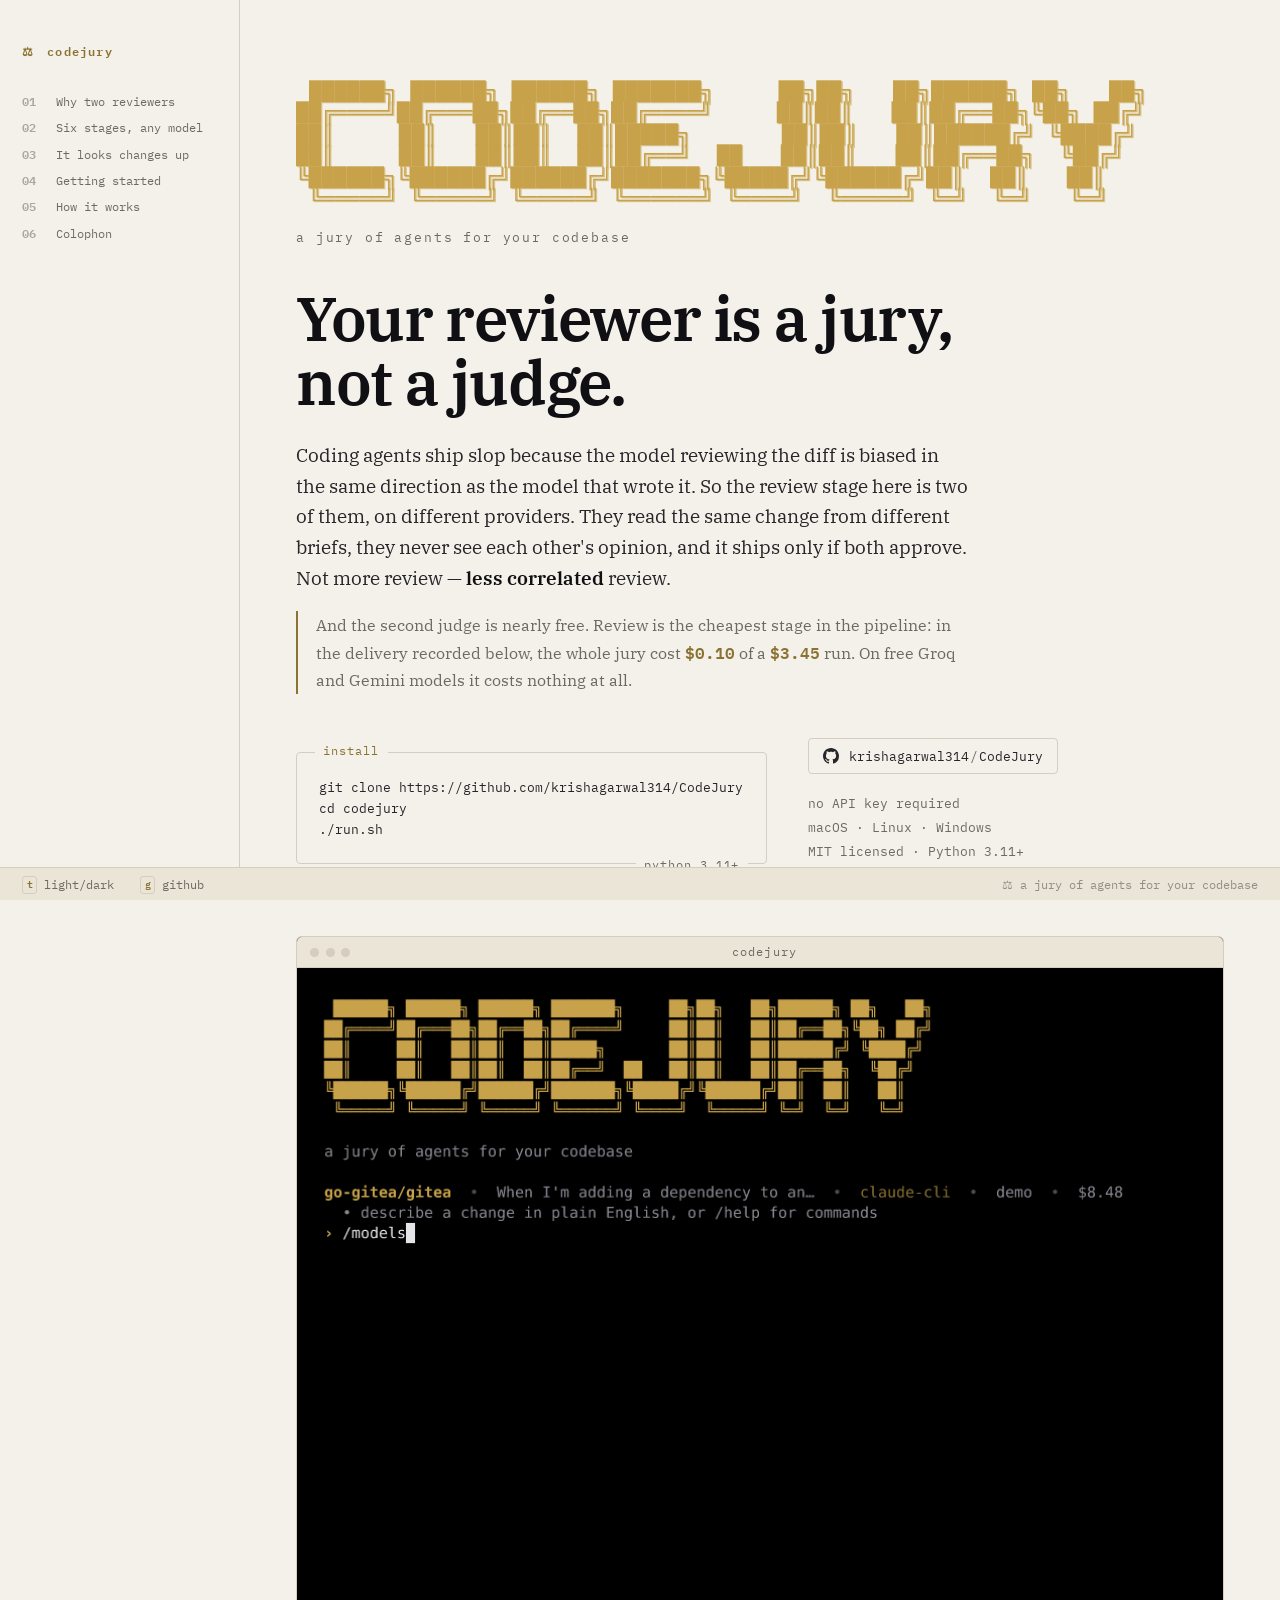
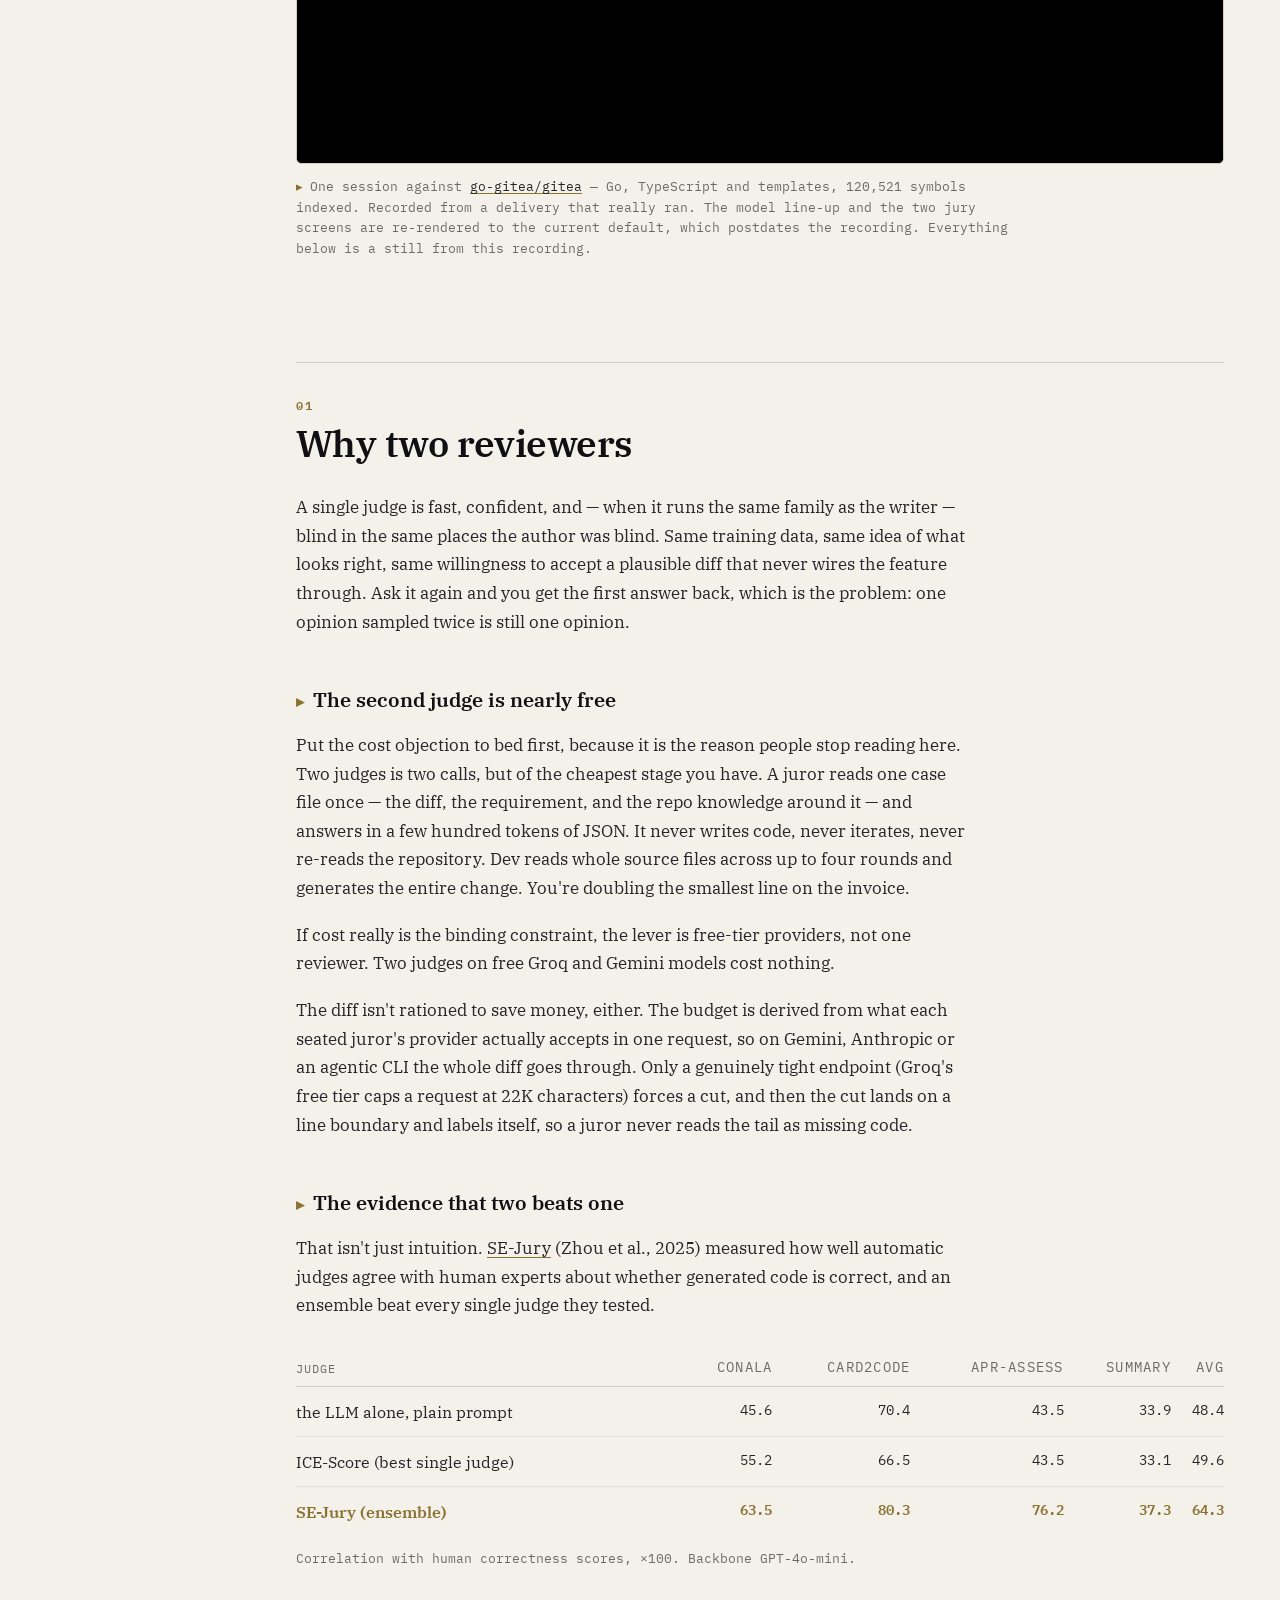
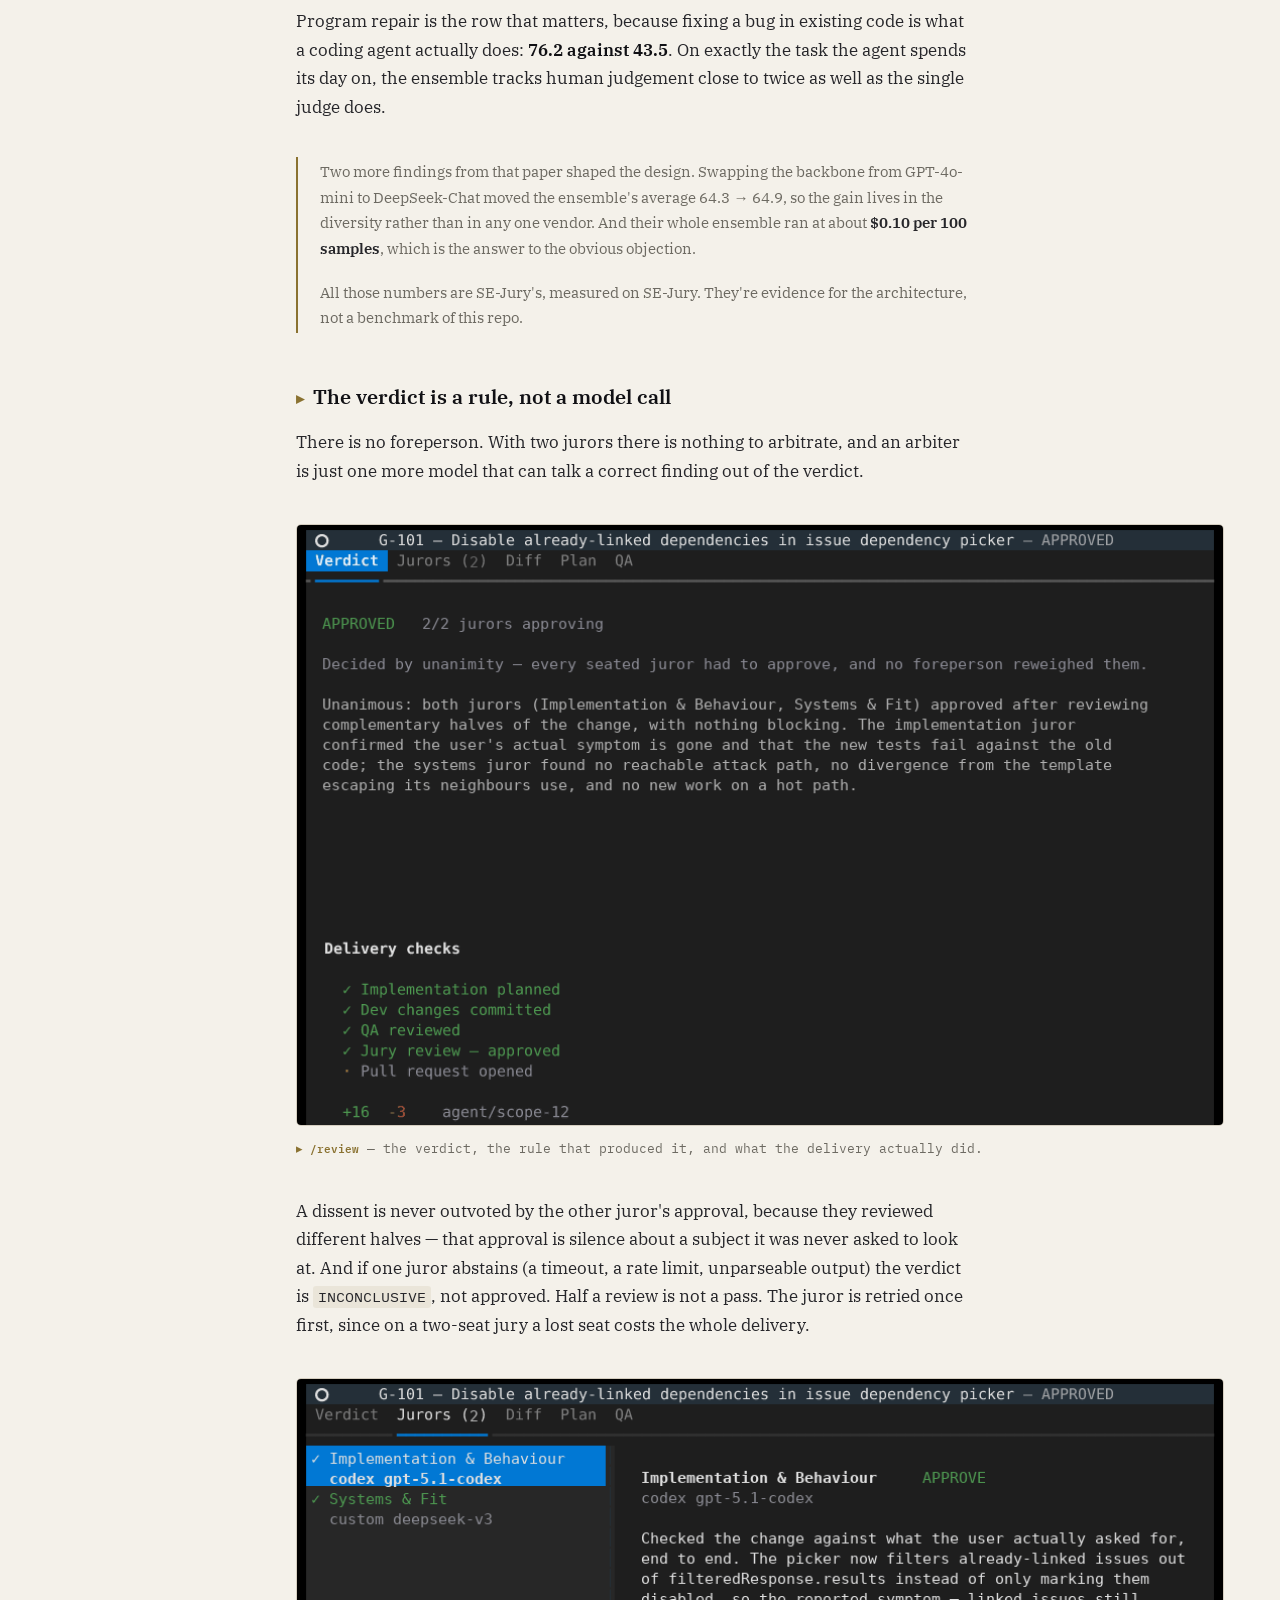
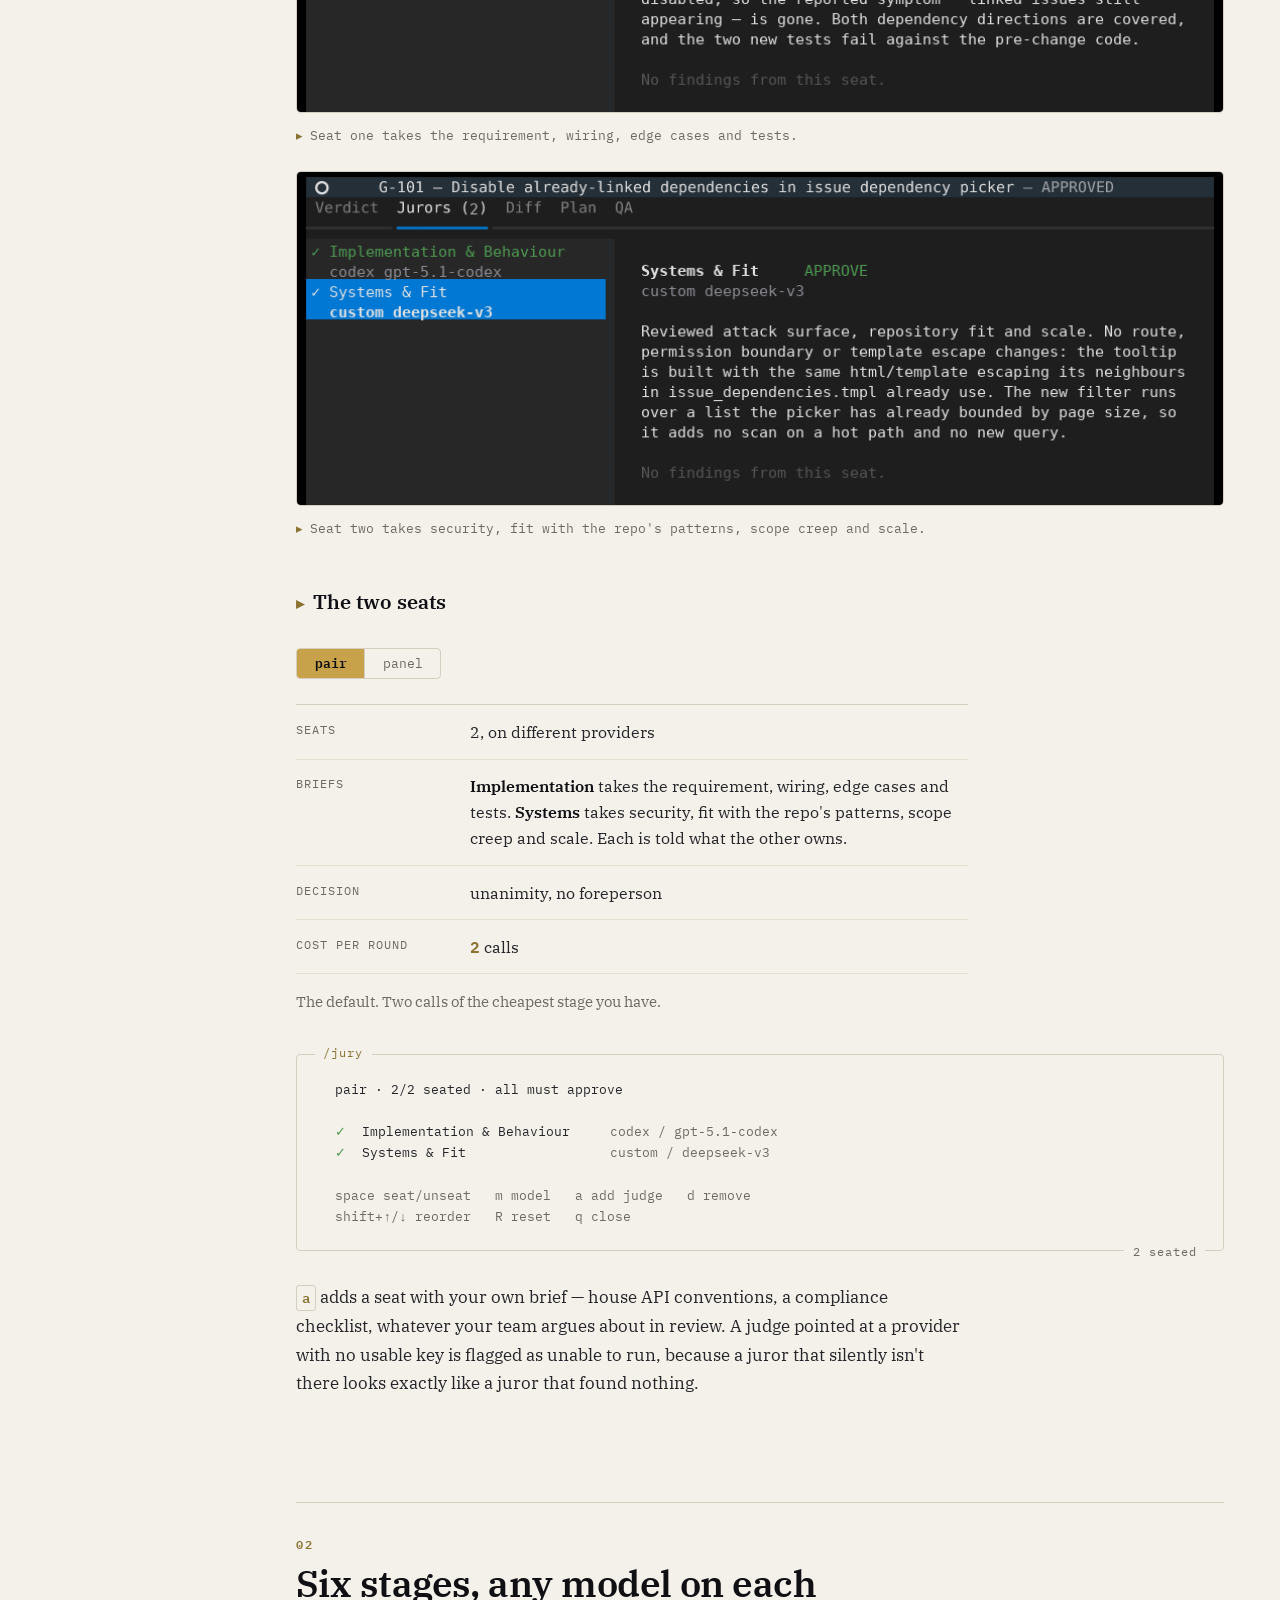
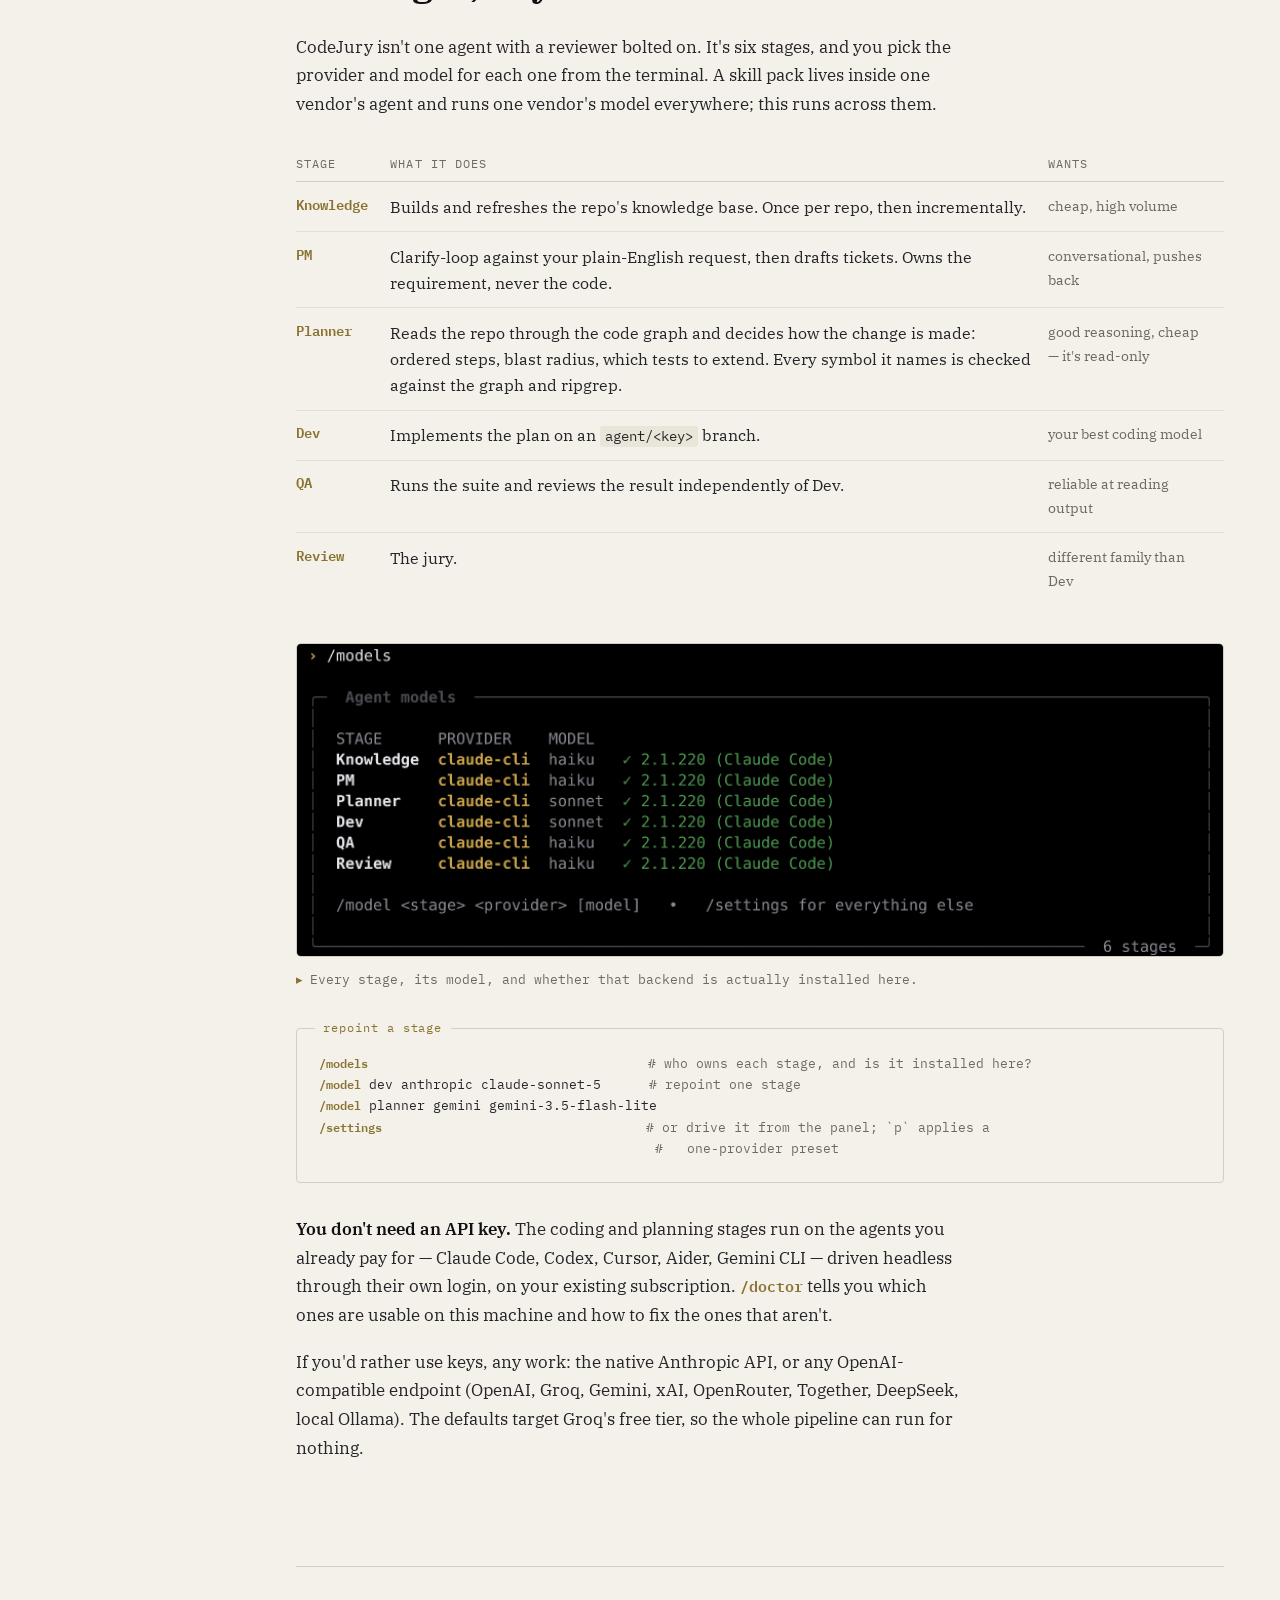
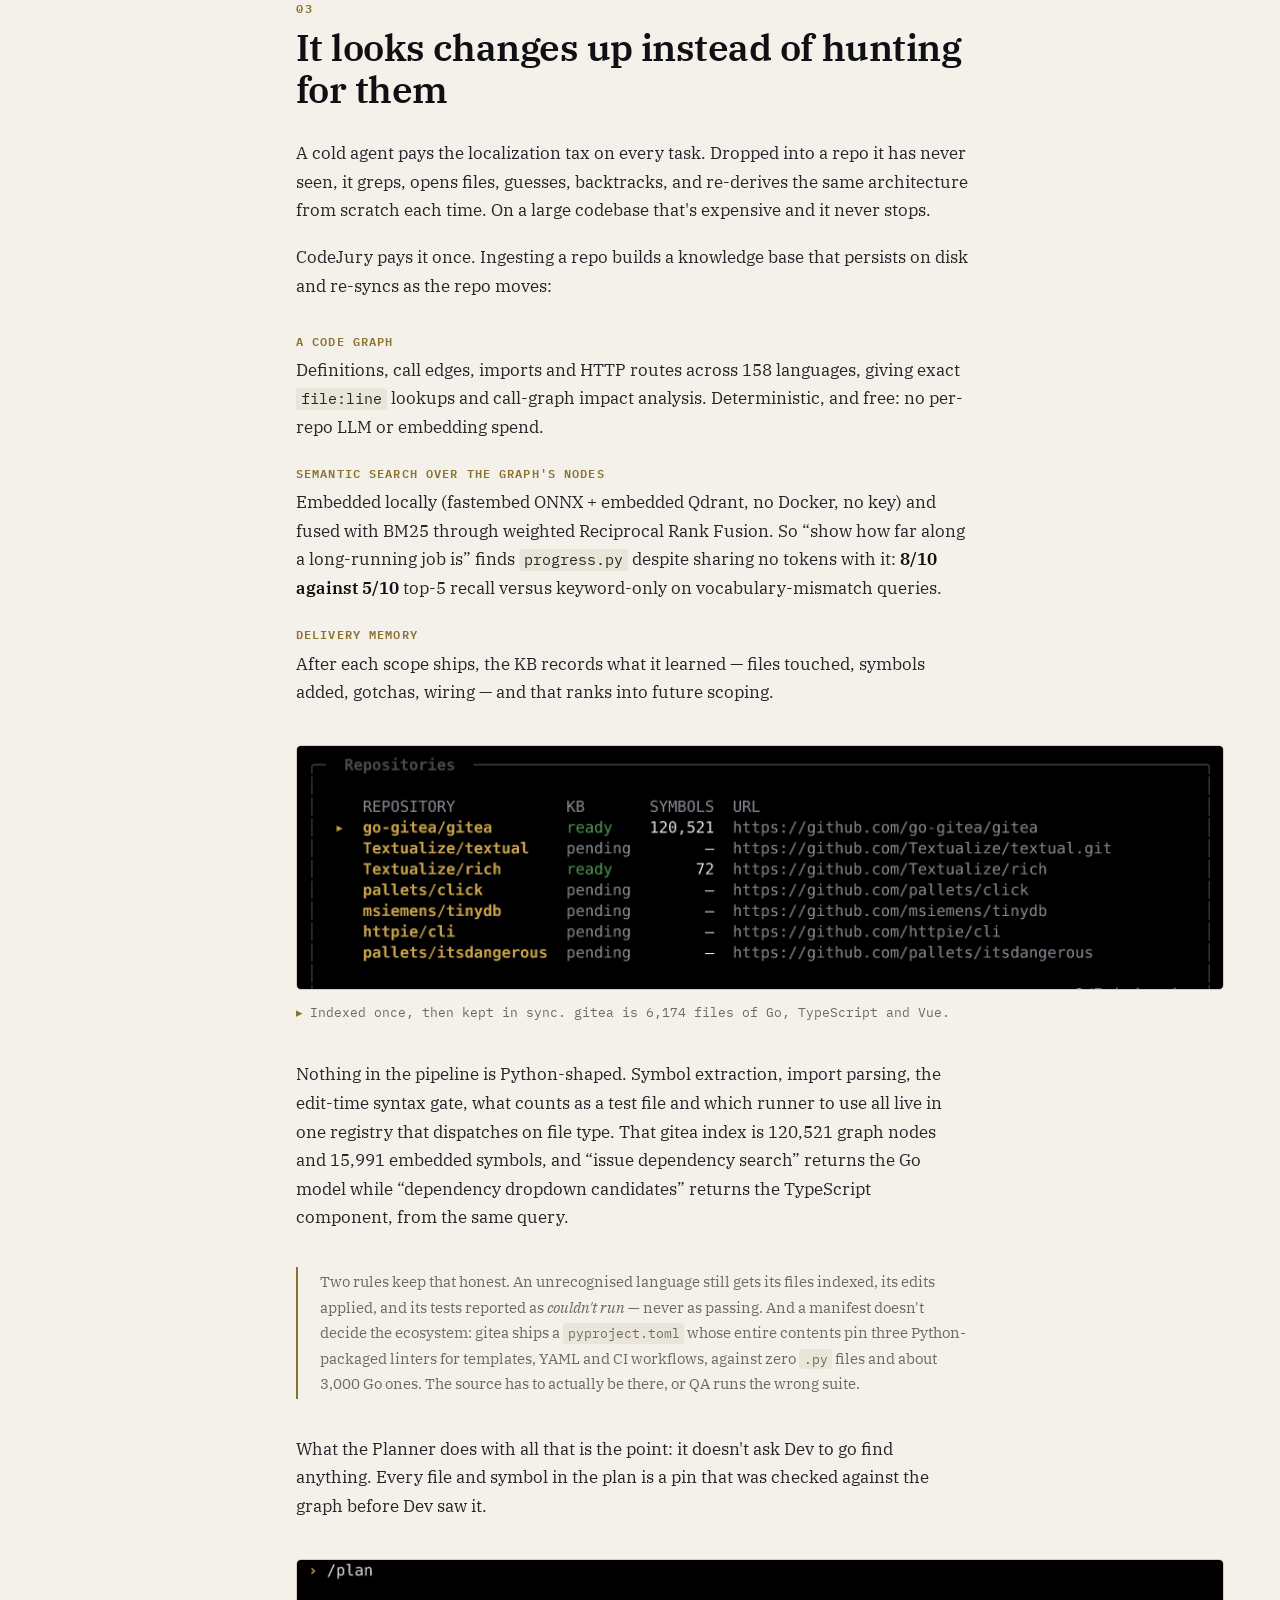
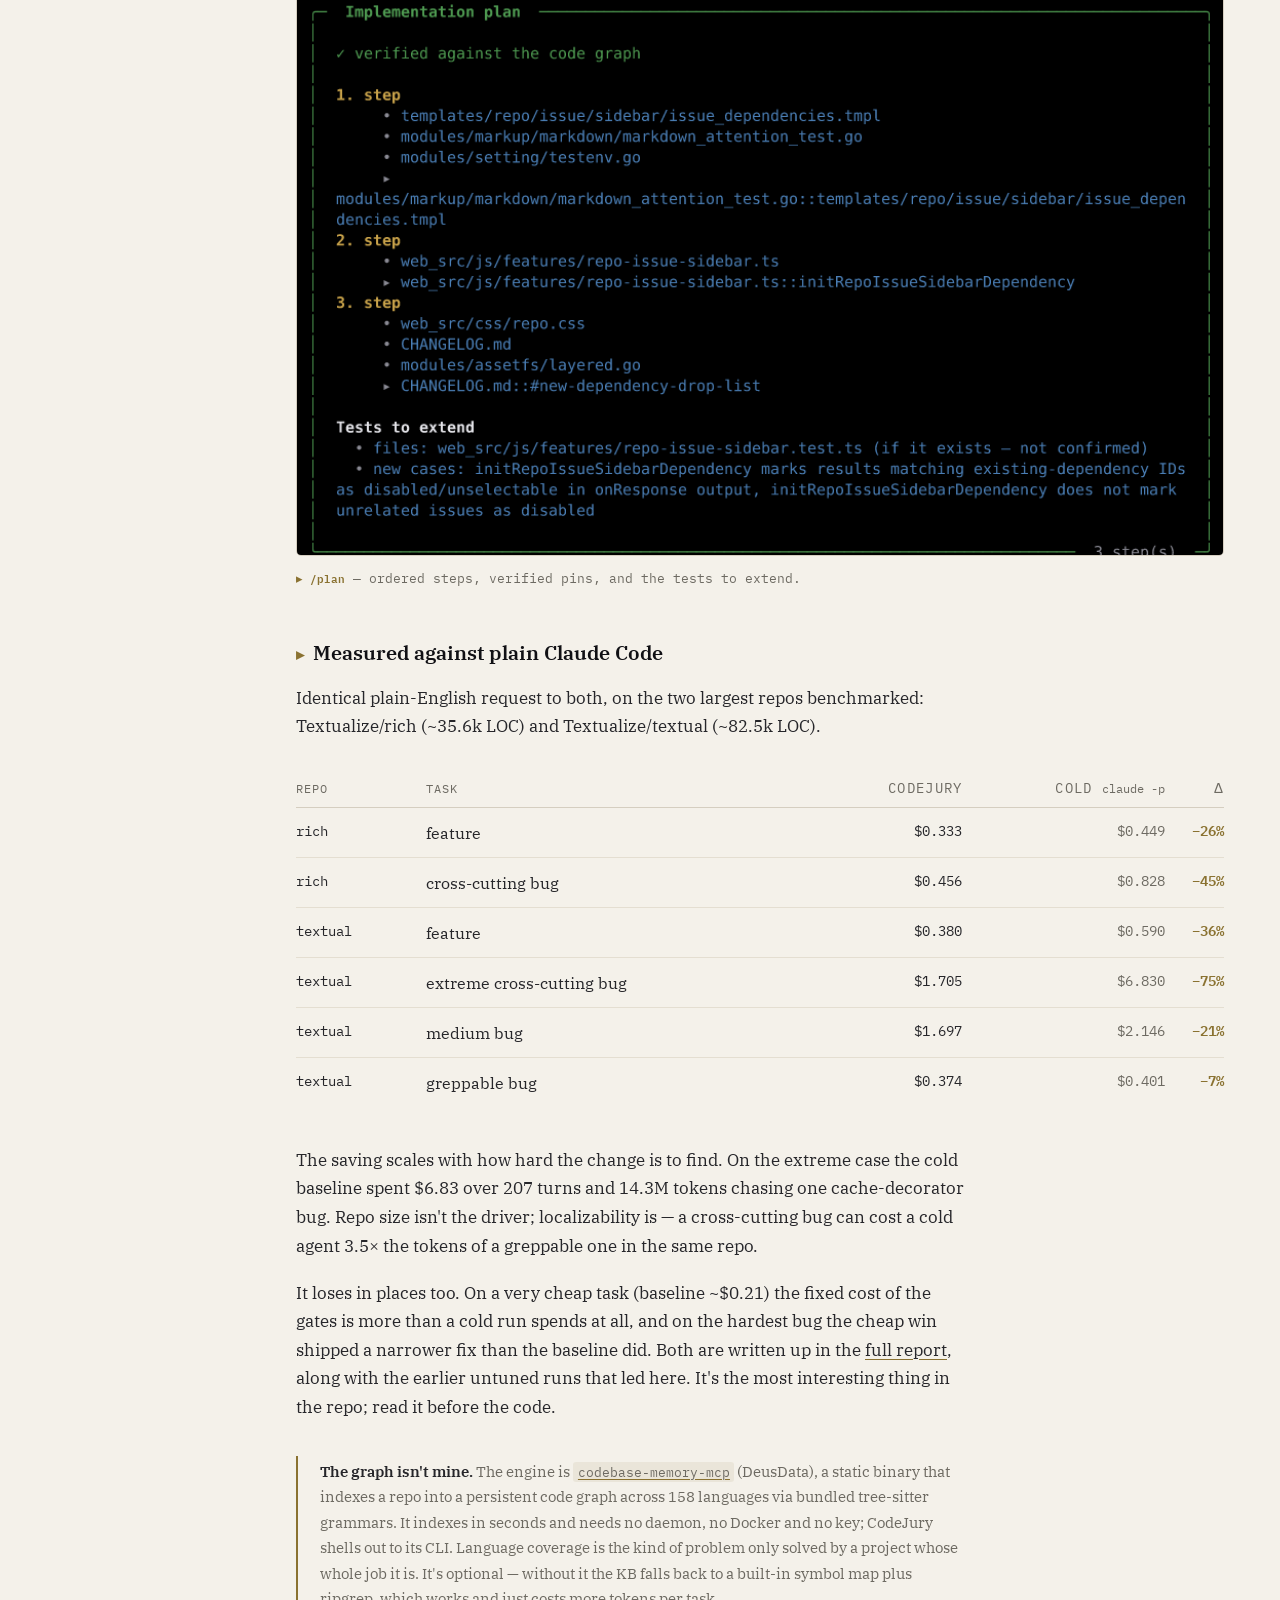
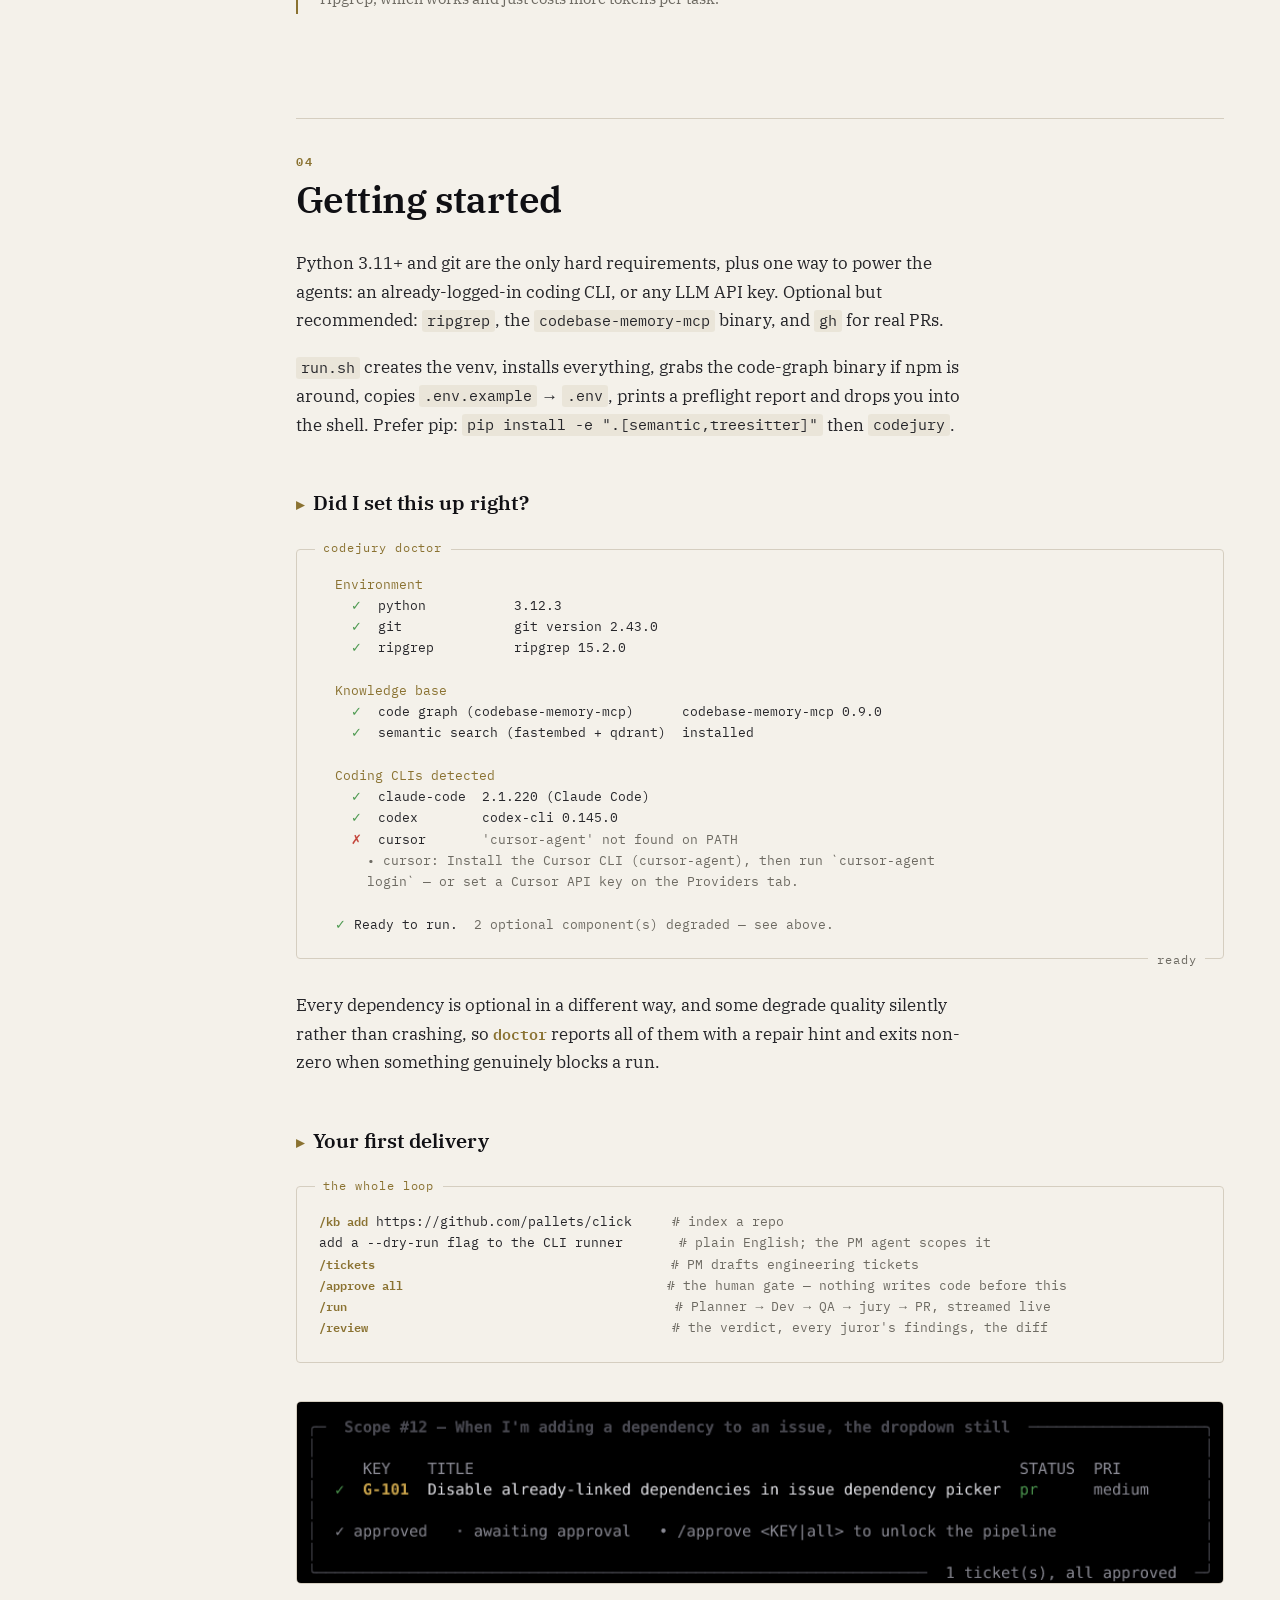
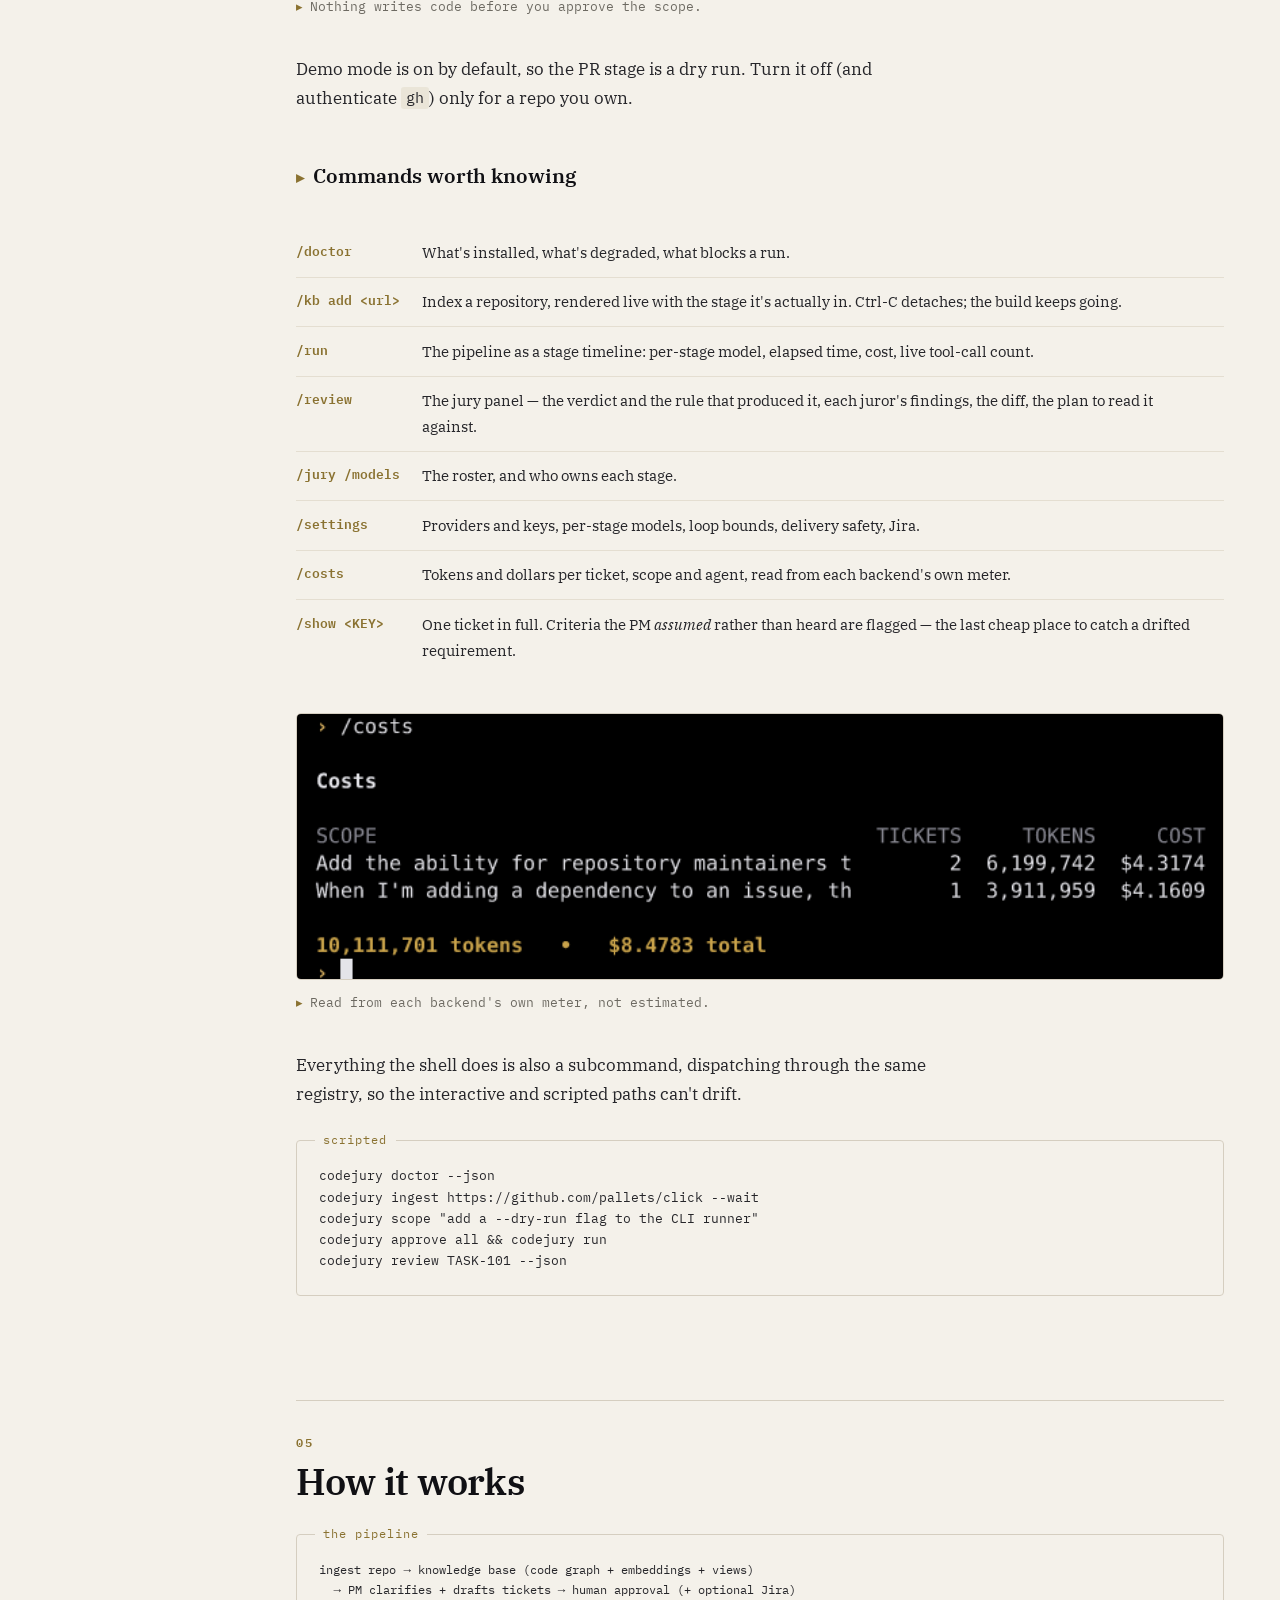
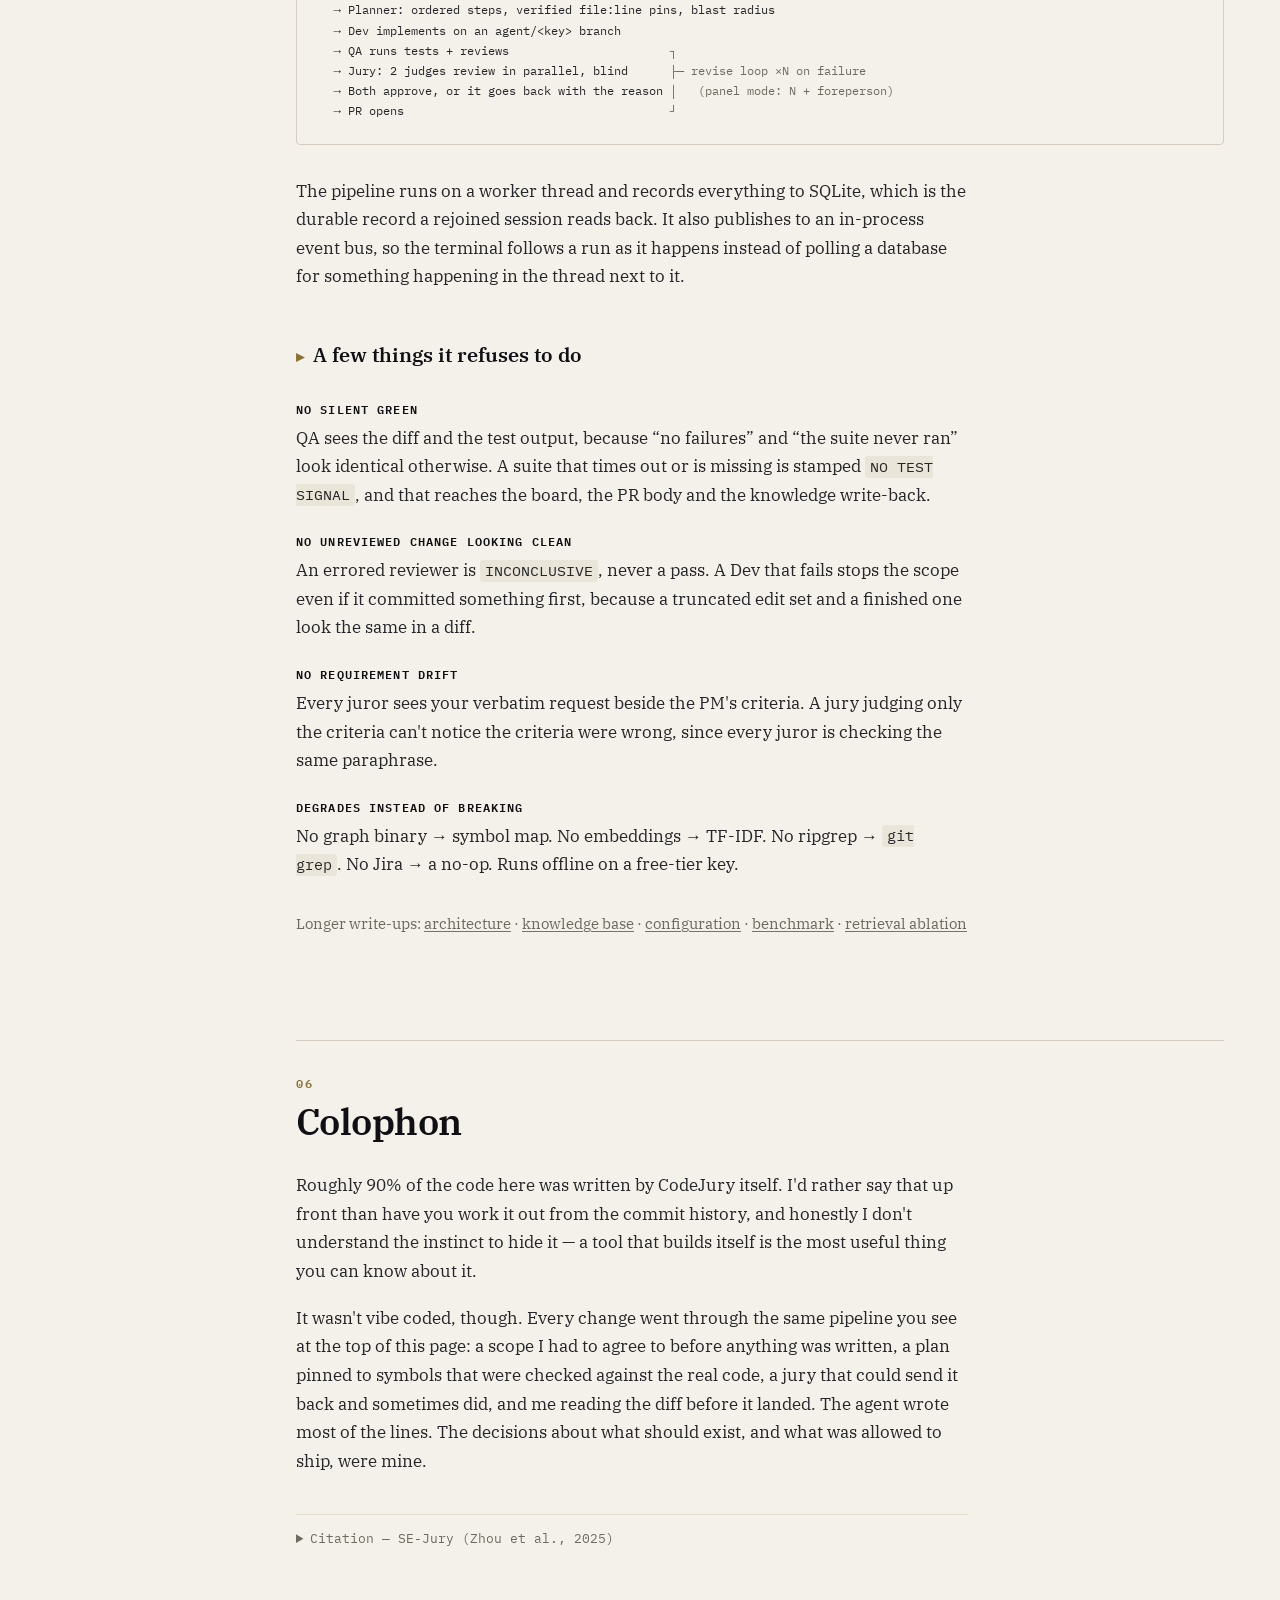
<file: site/index.html>
<!doctype html>
<html lang="en">
<head>
<meta charset="utf-8">
<meta name="viewport" content="width=device-width, initial-scale=1">
<title>CodeJury — a jury of agents for your codebase</title>
<meta name="description" content="A terminal coding agent whose reviewer is a jury, not a judge. Two models review every change from different briefs, blind to each other, and it ships only if both approve.">
<link rel="icon" href="assets/favicon.svg" type="image/svg+xml">
<meta property="og:type" content="website">
<meta property="og:title" content="CodeJury — a jury of agents for your codebase">
<meta property="og:description" content="A terminal coding agent whose reviewer is a jury, not a judge. Two models, different briefs, blind to each other. It ships only if both approve.">
<meta property="og:url" content="https://krishagarwal314.github.io/CodeJury/">
<meta property="og:image" content="https://krishagarwal314.github.io/CodeJury/assets/og.png">
<meta name="twitter:card" content="summary_large_image">
<link rel="stylesheet" href="style.css">
</head>
<body>

<a class="skip" href="#main">Skip to content</a>

<div class="page">

<aside class="rail" aria-label="Sections">
  <p class="rail-head"><span class="scales" aria-hidden="true">&#x2696;</span> codejury</p>
  <nav>
    <ol>
      <li><a href="#why"><i>01</i> Why two reviewers</a></li>
      <li><a href="#stages"><i>02</i> Six stages, any model</a></li>
      <li><a href="#graph"><i>03</i> It looks changes up</a></li>
      <li><a href="#start"><i>04</i> Getting started</a></li>
      <li><a href="#how"><i>05</i> How it works</a></li>
      <li><a href="#colophon"><i>06</i> Colophon</a></li>
    </ol>
  </nav>
  <div class="rail-foot">
    <button type="button" class="js-theme" aria-pressed="false"><kbd>t</kbd> light/dark</button>
    <a href="https://github.com/krishagarwal314/CodeJury"><kbd>g</kbd> github</a>
  </div>
</aside>

<main id="main">

  <header class="hero">
    <pre class="wordmark" role="img" aria-label="CodeJury"> ██████╗ ██████╗ ██████╗ ███████╗     ██╗██╗   ██╗██████╗ ██╗   ██╗
██╔════╝██╔═══██╗██╔══██╗██╔════╝     ██║██║   ██║██╔══██╗╚██╗ ██╔╝
██║     ██║   ██║██║  ██║█████╗       ██║██║   ██║██████╔╝ ╚████╔╝
██║     ██║   ██║██║  ██║██╔══╝  ██   ██║██║   ██║██╔══██╗  ╚██╔╝
╚██████╗╚██████╔╝██████╔╝███████╗╚█████╔╝╚██████╔╝██║  ██║   ██║
 ╚═════╝ ╚═════╝ ╚═════╝ ╚══════╝ ╚════╝  ╚═════╝ ╚═╝  ╚═╝   ╚═╝</pre>
    <p class="lockup" role="img" aria-label="CodeJury">&#x27E8; &#x2696; &#x27E9;&nbsp; C O D E J U R Y</p>
    <p class="tagline">a jury of agents for your codebase</p>

    <h1>Your reviewer is a&nbsp;jury, <br>not a judge.</h1>

    <p class="lede">Coding agents ship slop because the model reviewing the diff is
    biased in the same direction as the model that wrote it. So the review stage here is
    two of them, on different providers. They read the same change from different briefs,
    they never see each other's opinion, and it ships only if both approve. Not more
    review &mdash; <strong>less correlated</strong> review.</p>

    <p class="lede-cost">And the second judge is nearly free. Review is the cheapest
    stage in the pipeline: in the delivery recorded below, the whole jury cost
    <span class="fig">$0.10</span> of a <span class="fig">$3.45</span> run. On free Groq
    and Gemini models it costs nothing at all.</p>

    <div class="hero-act">
      <div class="panel code">
        <span class="panel-label">install</span>
<pre>git clone https://github.com/krishagarwal314/CodeJury
cd codejury
./run.sh</pre>
        <span class="panel-status">python 3.11+</span>
      </div>
      <div class="hero-side">
        <a class="repo" href="https://github.com/krishagarwal314/CodeJury">
          <svg viewBox="0 0 16 16" width="16" height="16" aria-hidden="true" focusable="false"><path d="M8 0C3.58 0 0 3.58 0 8c0 3.54 2.29 6.53 5.47 7.59.4.07.55-.17.55-.38 0-.19-.01-.82-.01-1.49-2.01.37-2.53-.49-2.69-.94-.09-.23-.48-.94-.82-1.13-.28-.15-.68-.52-.01-.53.63-.01 1.08.58 1.23.82.72 1.21 1.87.87 2.33.66.07-.52.28-.87.51-1.07-1.78-.2-3.64-.89-3.64-3.95 0-.87.31-1.59.82-2.15-.08-.2-.36-1.02.08-2.12 0 0 .67-.21 2.2.82.64-.18 1.32-.27 2-.27s1.36.09 2 .27c1.53-1.04 2.2-.82 2.2-.82.44 1.1.16 1.92.08 2.12.51.56.82 1.27.82 2.15 0 3.07-1.87 3.75-3.65 3.95.29.25.54.73.54 1.48 0 1.07-.01 1.93-.01 2.2 0 .21.15.46.55.38A8.012 8.012 0 0 0 16 8c0-4.42-3.58-8-8-8z"/></svg>
          <span class="repo-name">krishagarwal314<span class="slash">/</span>CodeJury</span>
          <span class="counts" data-counts hidden>
            <span class="count"><svg viewBox="0 0 16 16" width="13" height="13" aria-hidden="true" focusable="false"><path d="M8 .25a.75.75 0 0 1 .673.418l1.882 3.815 4.21.612a.75.75 0 0 1 .416 1.279l-3.046 2.97.719 4.192a.751.751 0 0 1-1.088.791L8 12.347l-3.766 1.98a.75.75 0 0 1-1.088-.79l.72-4.194L.818 6.374a.75.75 0 0 1 .416-1.28l4.21-.611L7.327.668A.75.75 0 0 1 8 .25Z"/></svg><b data-stars>&mdash;</b><span class="sr-only"> stars</span></span>
            <span class="count"><svg viewBox="0 0 16 16" width="13" height="13" aria-hidden="true" focusable="false"><path d="M5 5.372v.878c0 .414.336.75.75.75h4.5a.75.75 0 0 0 .75-.75v-.878a2.25 2.25 0 1 1 1.5 0v.878a2.25 2.25 0 0 1-2.25 2.25h-1.5v2.128a2.251 2.251 0 1 1-1.5 0V8.5h-1.5A2.25 2.25 0 0 1 3.5 6.25v-.878a2.25 2.25 0 1 1 1.5 0ZM5 3.25a.75.75 0 1 0-1.5 0 .75.75 0 0 0 1.5 0Zm6.75.75a.75.75 0 1 0 0-1.5.75.75 0 0 0 0 1.5Zm-3 8.75a.75.75 0 1 0-1.5 0 .75.75 0 0 0 1.5 0Z"/></svg><b data-forks>&mdash;</b><span class="sr-only"> forks</span></span>
          </span>
        </a>
        <p class="facts">
          no API key required<br>
          macOS &middot; Linux &middot; Windows<br>
          MIT licensed &middot; Python 3.11+
        </p>
      </div>
    </div>
  </header>

  <figure class="bleed shot hero-shot">
    <div class="term">
      <div class="term-bar" aria-hidden="true"><i></i><i></i><i></i><span>codejury</span></div>
    <img src="assets/cli-session.gif" width="918" height="789" alt="A CodeJury session in the terminal: choosing the model for each stage, indexing go-gitea/gitea, scoping a request into a ticket, the Planner's verified plan, and a two-judge jury reaching a unanimous verdict.">
    </div>
    <figcaption>One session against <a href="https://github.com/go-gitea/gitea">go-gitea/gitea</a> &mdash; Go,
    TypeScript and templates, 120,521 symbols indexed. Recorded from a delivery that really ran.
    The model line-up and the two jury screens are re-rendered to the current default, which postdates
    the recording. Everything below is a still from this recording.</figcaption>
  </figure>

  <!-- ─────────────────────────────────────────────────────────── 01 -->
  <section id="why">
    <h2><i class="num">01</i> Why two reviewers</h2>

    <p>A single judge is fast, confident, and &mdash; when it runs the same family as the
    writer &mdash; blind in the same places the author was blind. Same training data, same
    idea of what looks right, same willingness to accept a plausible diff that never wires
    the feature through. Ask it again and you get the first answer back, which is the
    problem: one opinion sampled twice is still one opinion.</p>

    <h3>The second judge is nearly free</h3>

    <p>Put the cost objection to bed first, because it is the reason people stop reading
    here. Two judges is two calls, but of the cheapest stage you have. A juror reads one
    case file once &mdash; the diff, the requirement, and the repo knowledge around it
    &mdash; and answers in a few hundred tokens of JSON. It never writes code, never
    iterates, never re-reads the repository. Dev reads whole source files across up to
    four rounds and generates the entire change. You're doubling the smallest line on the
    invoice.</p>

    <p>If cost really is the binding constraint, the lever is free-tier providers, not one
    reviewer. Two judges on free Groq and Gemini models cost nothing.</p>

    <p>The diff isn't rationed to save money, either. The budget is derived from what each
    seated juror's provider actually accepts in one request, so on Gemini, Anthropic or an
    agentic CLI the whole diff goes through. Only a genuinely tight endpoint (Groq's free
    tier caps a request at 22K characters) forces a cut, and then the cut lands on a line
    boundary and labels itself, so a juror never reads the tail as missing code.</p>

    <h3>The evidence that two beats one</h3>

    <p>That isn't just intuition. <a href="https://arxiv.org/abs/2505.20854">SE-Jury</a>
    (Zhou et al., 2025) measured how well automatic judges agree with human experts about
    whether generated code is correct, and an ensemble beat every single judge they
    tested.</p>

    <figure class="bleed scroll">
      <table class="data">
        <caption class="sr-only">Correlation with human correctness scores</caption>
        <thead>
          <tr><th scope="col">Judge</th><th scope="col" class="n">CoNaLa</th><th scope="col" class="n">Card2Code</th><th scope="col" class="n">APR-Assess</th><th scope="col" class="n">Summary</th><th scope="col" class="n">Avg</th></tr>
        </thead>
        <tbody>
          <tr><td>the LLM alone, plain prompt</td><td class="n">45.6</td><td class="n">70.4</td><td class="n">43.5</td><td class="n">33.9</td><td class="n">48.4</td></tr>
          <tr><td>ICE-Score (best single judge)</td><td class="n">55.2</td><td class="n">66.5</td><td class="n">43.5</td><td class="n">33.1</td><td class="n">49.6</td></tr>
          <tr class="win"><td>SE-Jury (ensemble)</td><td class="n">63.5</td><td class="n">80.3</td><td class="n">76.2</td><td class="n">37.3</td><td class="n">64.3</td></tr>
        </tbody>
      </table>
      <figcaption>Correlation with human correctness scores, &times;100. Backbone GPT-4o-mini.</figcaption>
    </figure>

    <p>Program repair is the row that matters, because fixing a bug in existing code is
    what a coding agent actually does: <strong>76.2 against 43.5</strong>. On exactly the
    task the agent spends its day on, the ensemble tracks human judgement close to twice
    as well as the single judge does.</p>

    <aside class="note">
      <p>Two more findings from that paper shaped the design. Swapping the backbone from
      GPT-4o-mini to DeepSeek-Chat moved the ensemble's average 64.3&nbsp;&rarr;&nbsp;64.9,
      so the gain lives in the diversity rather than in any one vendor. And their whole
      ensemble ran at about <strong>$0.10 per 100 samples</strong>, which is the answer to
      the obvious objection.</p>
      <p>All those numbers are SE-Jury's, measured on SE-Jury. They're evidence for the
      architecture, not a benchmark of this repo.</p>
    </aside>

    <h3>The verdict is a rule, not a model call</h3>

    <p>There is no foreperson. With two jurors there is nothing to arbitrate, and an
    arbiter is just one more model that can talk a correct finding out of the verdict.</p>

    <figure class="bleed shot">
      <img src="assets/still-verdict.png" width="918" height="595" alt="The verdict screen: APPROVED, 2 of 2 jurors approving, decided by unanimity, with the delivery checks all ticked.">
      <figcaption><span class="cmd">/review</span> &mdash; the verdict, the rule that produced it, and what the delivery actually did.</figcaption>
    </figure>

    <p>A dissent is never outvoted by the other juror's approval, because they reviewed
    different halves &mdash; that approval is silence about a subject it was never asked to
    look at. And if one juror abstains (a timeout, a rate limit, unparseable output) the
    verdict is <code>INCONCLUSIVE</code>, not approved. Half a review is not a pass. The
    juror is retried once first, since on a two-seat jury a lost seat costs the whole
    delivery.</p>

    <div class="bleed jurors">
      <figure class="shot">
        <img src="assets/still-juror-impl.png" width="918" height="330" alt="The Implementation and Behaviour juror, running codex gpt-5.1-codex, approving after checking the change against what the user asked for.">
        <figcaption>Seat one takes the requirement, wiring, edge cases and tests.</figcaption>
      </figure>
      <figure class="shot">
        <img src="assets/still-juror-sys.png" width="918" height="330" alt="The Systems and Fit juror, running deepseek-v3, approving after reviewing attack surface, repository fit and scale.">
        <figcaption>Seat two takes security, fit with the repo's patterns, scope creep and scale.</figcaption>
      </figure>
    </div>

    <h3>The two seats</h3>

    <div class="seats" data-mode="pair">
      <div class="switch" role="group" aria-label="Jury mode">
        <button type="button" data-seat="pair" aria-pressed="true">pair</button>
        <button type="button" data-seat="panel" aria-pressed="false">panel</button>
      </div>

      <dl class="seat-facts">
        <div><dt>Seats</dt>
          <dd data-when="pair">2, on different providers</dd>
          <dd data-when="panel">up to 6 specialists (4 seated)</dd></div>
        <div><dt>Briefs</dt>
          <dd data-when="pair"><b>Implementation</b> takes the requirement, wiring, edge
            cases and tests. <b>Systems</b> takes security, fit with the repo's patterns,
            scope creep and scale. Each is told what the other owns.</dd>
          <dd data-when="panel">one concern each: correctness, reliability, security,
            architecture, performance, tests</dd></div>
        <div><dt>Decision</dt>
          <dd data-when="pair">unanimity, no foreperson</dd>
          <dd data-when="panel">a foreperson merges and decides</dd></div>
        <div><dt>Cost per round</dt>
          <dd data-when="pair"><span class="fig">2</span> calls</dd>
          <dd data-when="panel"><span class="fig">N+1</span> calls</dd></div>
      </dl>
      <p class="seat-foot" data-when="pair">The default. Two calls of the cheapest stage
        you have.</p>
      <p class="seat-foot" data-when="panel">Kept for when you want more perspectives.
        Each mode keeps its own roster, so trying the panel and coming back finds your
        pair as you left it.</p>
    </div>

    <div class="panel code bleed">
      <span class="panel-label">/jury</span>
<pre>  pair &middot; 2/2 seated &middot; all must approve

  <span class="ok">&#x2713;</span>  Implementation &amp; Behaviour     <span class="dim">codex / gpt-5.1-codex</span>
  <span class="ok">&#x2713;</span>  Systems &amp; Fit                  <span class="dim">custom / deepseek-v3</span>

  <span class="dim">space seat/unseat   m model   a add judge   d remove
  shift+&uarr;/&darr; reorder   R reset   q close</span></pre>
      <span class="panel-status">2 seated</span>
    </div>

    <p><kbd>a</kbd> adds a seat with your own brief &mdash; house API conventions, a
    compliance checklist, whatever your team argues about in review. A judge pointed at a
    provider with no usable key is flagged as unable to run, because a juror that silently
    isn't there looks exactly like a juror that found nothing.</p>

  </section>

  <!-- ─────────────────────────────────────────────────────────── 02 -->
  <section id="stages">
    <h2><i class="num">02</i> Six stages, any model on each</h2>

    <p>CodeJury isn't one agent with a reviewer bolted on. It's six stages, and you pick
    the provider and model for each one from the terminal. A skill pack lives inside one
    vendor's agent and runs one vendor's model everywhere; this runs across them.</p>

    <figure class="bleed scroll">
      <table class="data stages">
        <thead><tr><th scope="col">Stage</th><th scope="col">What it does</th><th scope="col">Wants</th></tr></thead>
        <tbody>
          <tr><th scope="row">Knowledge</th><td>Builds and refreshes the repo's knowledge base. Once per repo, then incrementally.</td><td class="want">cheap, high volume</td></tr>
          <tr><th scope="row">PM</th><td>Clarify-loop against your plain-English request, then drafts tickets. Owns the requirement, never the code.</td><td class="want">conversational, pushes back</td></tr>
          <tr><th scope="row">Planner</th><td>Reads the repo through the code graph and decides how the change is made: ordered steps, blast radius, which tests to extend. Every symbol it names is checked against the graph and ripgrep.</td><td class="want">good reasoning, cheap &mdash; it's read-only</td></tr>
          <tr><th scope="row">Dev</th><td>Implements the plan on an <code>agent/&lt;key&gt;</code> branch.</td><td class="want">your best coding model</td></tr>
          <tr><th scope="row">QA</th><td>Runs the suite and reviews the result independently of Dev.</td><td class="want">reliable at reading output</td></tr>
          <tr><th scope="row">Review</th><td>The jury.</td><td class="want">different family than Dev</td></tr>
        </tbody>
      </table>
    </figure>

    <figure class="bleed shot">
      <img src="assets/still-models.png" width="902" height="314" alt="The /models screen: each of the six stages with its provider and model, and whether that backend is installed on this machine.">
      <figcaption>Every stage, its model, and whether that backend is actually installed here.</figcaption>
    </figure>

    <div class="panel code bleed">
      <span class="panel-label">repoint a stage</span>
<pre><span class="cmd">/models</span>                                   <span class="dim"># who owns each stage, and is it installed here?</span>
<span class="cmd">/model</span> dev anthropic claude-sonnet-5      <span class="dim"># repoint one stage</span>
<span class="cmd">/model</span> planner gemini gemini-3.5-flash-lite
<span class="cmd">/settings</span>                                 <span class="dim"># or drive it from the panel; `p` applies a
                                          #   one-provider preset</span></pre>
    </div>

    <p><strong>You don't need an API key.</strong> The coding and planning stages run on
    the agents you already pay for &mdash; Claude Code, Codex, Cursor, Aider, Gemini CLI
    &mdash; driven headless through their own login, on your existing subscription.
    <span class="cmd">/doctor</span> tells you which ones are usable on this machine and
    how to fix the ones that aren't.</p>

    <p>If you'd rather use keys, any work: the native Anthropic API, or any
    OpenAI-compatible endpoint (OpenAI, Groq, Gemini, xAI, OpenRouter, Together, DeepSeek,
    local Ollama). The defaults target Groq's free tier, so the whole pipeline can run for
    nothing.</p>
  </section>

  <!-- ─────────────────────────────────────────────────────────── 03 -->
  <section id="graph">
    <h2><i class="num">03</i> It looks changes up instead of hunting for them</h2>

    <p>A cold agent pays the localization tax on every task. Dropped into a repo it has
    never seen, it greps, opens files, guesses, backtracks, and re-derives the same
    architecture from scratch each time. On a large codebase that's expensive and it never
    stops.</p>

    <p>CodeJury pays it once. Ingesting a repo builds a knowledge base that persists on
    disk and re-syncs as the repo moves:</p>

    <dl class="defs">
      <div>
        <dt>A code graph</dt>
        <dd>Definitions, call edges, imports and HTTP routes across 158 languages, giving
        exact <code>file:line</code> lookups and call-graph impact analysis. Deterministic,
        and free: no per-repo LLM or embedding spend.</dd>
      </div>
      <div>
        <dt>Semantic search over the graph's nodes</dt>
        <dd>Embedded locally (fastembed ONNX + embedded Qdrant, no Docker, no key) and
        fused with BM25 through weighted Reciprocal Rank Fusion. So &ldquo;show how far
        along a long-running job is&rdquo; finds <code>progress.py</code> despite sharing
        no tokens with it: <strong>8/10 against 5/10</strong> top-5 recall versus
        keyword-only on vocabulary-mismatch queries.</dd>
      </div>
      <div>
        <dt>Delivery memory</dt>
        <dd>After each scope ships, the KB records what it learned &mdash; files touched,
        symbols added, gotchas, wiring &mdash; and that ranks into future scoping.</dd>
      </div>
    </dl>

    <figure class="bleed shot">
      <img src="assets/still-repos.png" width="902" height="262" alt="The repositories screen: seven indexed repositories with their knowledge-base state and symbol counts, gitea at 120,521 symbols.">
      <figcaption>Indexed once, then kept in sync. gitea is 6,174 files of Go, TypeScript and Vue.</figcaption>
    </figure>

    <p>Nothing in the pipeline is Python-shaped. Symbol extraction, import parsing, the
    edit-time syntax gate, what counts as a test file and which runner to use all live in
    one registry that dispatches on file type. That gitea index is 120,521 graph nodes and
    15,991 embedded symbols, and &ldquo;issue dependency search&rdquo; returns the Go model
    while &ldquo;dependency dropdown candidates&rdquo; returns the TypeScript component,
    from the same query.</p>

    <aside class="note">
      <p>Two rules keep that honest. An unrecognised language still gets its files indexed,
      its edits applied, and its tests reported as <em>couldn't run</em> &mdash; never as
      passing. And a manifest doesn't decide the ecosystem: gitea ships a
      <code>pyproject.toml</code> whose entire contents pin three Python-packaged linters
      for templates, YAML and CI workflows, against zero <code>.py</code> files and about
      3,000 Go ones. The source has to actually be there, or QA runs the wrong suite.</p>
    </aside>

    <p>What the Planner does with all that is the point: it doesn't ask Dev to go find
    anything. Every file and symbol in the plan is a pin that was checked against the graph
    before Dev saw it.</p>

    <figure class="bleed shot">
      <img src="assets/still-plan.png" width="902" height="590" alt="The implementation plan: verified against the code graph, three ordered steps naming exact files and symbols, and the tests to extend.">
      <figcaption><span class="cmd">/plan</span> &mdash; ordered steps, verified pins, and the tests to extend.</figcaption>
    </figure>

    <h3>Measured against plain Claude Code</h3>

    <p>Identical plain-English request to both, on the two largest repos benchmarked:
    Textualize/rich (~35.6k LOC) and Textualize/textual (~82.5k LOC).</p>

    <figure class="bleed scroll">
      <table class="data bench">
        <thead><tr><th scope="col">Repo</th><th scope="col">Task</th><th scope="col" class="n">CodeJury</th><th scope="col" class="n">Cold <code>claude -p</code></th><th scope="col" class="n">&Delta;</th></tr></thead>
        <tbody>
          <tr><td>rich</td><td>feature</td><td class="n">$0.333</td><td class="n dim">$0.449</td><td class="n win">&minus;26%</td></tr>
          <tr><td>rich</td><td>cross-cutting bug</td><td class="n">$0.456</td><td class="n dim">$0.828</td><td class="n win">&minus;45%</td></tr>
          <tr><td>textual</td><td>feature</td><td class="n">$0.380</td><td class="n dim">$0.590</td><td class="n win">&minus;36%</td></tr>
          <tr><td>textual</td><td>extreme cross-cutting bug</td><td class="n">$1.705</td><td class="n dim">$6.830</td><td class="n win">&minus;75%</td></tr>
          <tr><td>textual</td><td>medium bug</td><td class="n">$1.697</td><td class="n dim">$2.146</td><td class="n win">&minus;21%</td></tr>
          <tr><td>textual</td><td>greppable bug</td><td class="n">$0.374</td><td class="n dim">$0.401</td><td class="n win">&minus;7%</td></tr>
        </tbody>
      </table>
    </figure>

    <p>The saving scales with how hard the change is to find. On the extreme case the cold
    baseline spent $6.83 over 207 turns and 14.3M tokens chasing one cache-decorator bug.
    Repo size isn't the driver; localizability is &mdash; a cross-cutting bug can cost a
    cold agent 3.5&times; the tokens of a greppable one in the same repo.</p>

    <p>It loses in places too. On a very cheap task (baseline ~$0.21) the fixed cost of the
    gates is more than a cold run spends at all, and on the hardest bug the cheap win
    shipped a narrower fix than the baseline did. Both are written up in the
    <a href="https://github.com/krishagarwal314/CodeJury/blob/main/benchmarks/kb-vs-claude-code.md">full
    report</a>, along with the earlier untuned runs that led here. It's the most
    interesting thing in the repo; read it before the code.</p>

    <aside class="note">
      <p><b>The graph isn't mine.</b> The engine is
      <a href="https://github.com/DeusData/codebase-memory-mcp"><code>codebase-memory-mcp</code></a>
      (DeusData), a static binary that indexes a repo into a persistent code graph across
      158 languages via bundled tree-sitter grammars. It indexes in seconds and needs no
      daemon, no Docker and no key; CodeJury shells out to its CLI. Language coverage is the
      kind of problem only solved by a project whose whole job it is. It's optional
      &mdash; without it the KB falls back to a built-in symbol map plus ripgrep, which
      works and just costs more tokens per task.</p>
    </aside>
  </section>

  <!-- ─────────────────────────────────────────────────────────── 04 -->
  <section id="start">
    <h2><i class="num">04</i> Getting started</h2>

    <p>Python 3.11+ and git are the only hard requirements, plus one way to power the
    agents: an already-logged-in coding CLI, or any LLM API key. Optional but recommended:
    <code>ripgrep</code>, the <code>codebase-memory-mcp</code> binary, and <code>gh</code>
    for real PRs.</p>

    <p><code>run.sh</code> creates the venv, installs everything, grabs the code-graph
    binary if npm is around, copies <code>.env.example</code>&nbsp;&rarr;&nbsp;<code>.env</code>,
    prints a preflight report and drops you into the shell. Prefer pip:
    <code>pip install -e ".[semantic,treesitter]"</code> then <code>codejury</code>.</p>

    <h3>Did I set this up right?</h3>

    <div class="panel code bleed">
      <span class="panel-label">codejury doctor</span>
<pre>  <span class="gold">Environment</span>
    <span class="ok">&#x2713;</span>  python           3.12.3
    <span class="ok">&#x2713;</span>  git              git version 2.43.0
    <span class="ok">&#x2713;</span>  ripgrep          ripgrep 15.2.0

  <span class="gold">Knowledge base</span>
    <span class="ok">&#x2713;</span>  code graph (codebase-memory-mcp)      codebase-memory-mcp 0.9.0
    <span class="ok">&#x2713;</span>  semantic search (fastembed + qdrant)  installed

  <span class="gold">Coding CLIs detected</span>
    <span class="ok">&#x2713;</span>  claude-code  2.1.220 (Claude Code)
    <span class="ok">&#x2713;</span>  codex        codex-cli 0.145.0
    <span class="err">&#x2717;</span>  cursor       <span class="dim">'cursor-agent' not found on PATH</span>
      <span class="dim">&bull; cursor: Install the Cursor CLI (cursor-agent), then run `cursor-agent
      login` &mdash; or set a Cursor API key on the Providers tab.</span>

  <span class="ok">&#x2713;</span> Ready to run.  <span class="dim">2 optional component(s) degraded &mdash; see above.</span></pre>
      <span class="panel-status">ready</span>
    </div>

    <p>Every dependency is optional in a different way, and some degrade quality silently
    rather than crashing, so <span class="cmd">doctor</span> reports all of them with a
    repair hint and exits non-zero when something genuinely blocks a run.</p>

    <h3>Your first delivery</h3>

    <div class="panel code bleed">
      <span class="panel-label">the whole loop</span>
<pre><span class="cmd">/kb add</span> https://github.com/pallets/click     <span class="dim"># index a repo</span>
add a --dry-run flag to the CLI runner       <span class="dim"># plain English; the PM agent scopes it</span>
<span class="cmd">/tickets</span>                                     <span class="dim"># PM drafts engineering tickets</span>
<span class="cmd">/approve all</span>                                 <span class="dim"># the human gate — nothing writes code before this</span>
<span class="cmd">/run</span>                                         <span class="dim"># Planner → Dev → QA → jury → PR, streamed live</span>
<span class="cmd">/review</span>                                      <span class="dim"># the verdict, every juror's findings, the diff</span></pre>
    </div>

    <figure class="bleed shot">
      <img src="assets/still-tickets.png" width="901" height="167" alt="A drafted ticket awaiting approval: key G-101, its title, status and priority, with the hint that approval unlocks the pipeline.">
      <figcaption>Nothing writes code before you approve the scope.</figcaption>
    </figure>

    <p>Demo mode is on by default, so the PR stage is a dry run. Turn it off (and
    authenticate <code>gh</code>) only for a repo you own.</p>

    <h3>Commands worth knowing</h3>

    <figure class="bleed scroll">
      <table class="data cmds">
        <tbody>
          <tr><th scope="row"><span class="cmd">/doctor</span></th><td>What's installed, what's degraded, what blocks a run.</td></tr>
          <tr><th scope="row"><span class="cmd">/kb add &lt;url&gt;</span></th><td>Index a repository, rendered live with the stage it's actually in. Ctrl-C detaches; the build keeps going.</td></tr>
          <tr><th scope="row"><span class="cmd">/run</span></th><td>The pipeline as a stage timeline: per-stage model, elapsed time, cost, live tool-call count.</td></tr>
          <tr><th scope="row"><span class="cmd">/review</span></th><td>The jury panel &mdash; the verdict and the rule that produced it, each juror's findings, the diff, the plan to read it against.</td></tr>
          <tr><th scope="row"><span class="cmd">/jury</span> <span class="cmd">/models</span></th><td>The roster, and who owns each stage.</td></tr>
          <tr><th scope="row"><span class="cmd">/settings</span></th><td>Providers and keys, per-stage models, loop bounds, delivery safety, Jira.</td></tr>
          <tr><th scope="row"><span class="cmd">/costs</span></th><td>Tokens and dollars per ticket, scope and agent, read from each backend's own meter.</td></tr>
          <tr><th scope="row"><span class="cmd">/show &lt;KEY&gt;</span></th><td>One ticket in full. Criteria the PM <em>assumed</em> rather than heard are flagged &mdash; the last cheap place to catch a drifted requirement.</td></tr>
        </tbody>
      </table>
    </figure>

    <figure class="bleed shot">
      <img src="assets/still-costs.png" width="684" height="200" alt="The costs screen: two scopes with their ticket counts, token counts and dollar cost, totalling 10,111,701 tokens and $8.4783.">
      <figcaption>Read from each backend's own meter, not estimated.</figcaption>
    </figure>

    <p>Everything the shell does is also a subcommand, dispatching through the same
    registry, so the interactive and scripted paths can't drift.</p>

    <div class="panel code bleed">
      <span class="panel-label">scripted</span>
<pre>codejury doctor --json
codejury ingest https://github.com/pallets/click --wait
codejury scope "add a --dry-run flag to the CLI runner"
codejury approve all &amp;&amp; codejury run
codejury review TASK-101 --json</pre>
    </div>
  </section>

  <!-- ─────────────────────────────────────────────────────────── 05 -->
  <section id="how">
    <h2><i class="num">05</i> How it works</h2>

    <div class="panel code bleed flow">
      <span class="panel-label">the pipeline</span>
<pre>ingest repo &rarr; knowledge base (code graph + embeddings + views)
  &rarr; PM clarifies + drafts tickets &rarr; human approval (+ optional Jira)
  &rarr; Planner: ordered steps, verified file:line pins, blast radius
  &rarr; Dev implements on an agent/&lt;key&gt; branch
  &rarr; QA runs tests + reviews                       <span class="dim">&#x2510;</span>
  &rarr; Jury: 2 judges review in parallel, blind      <span class="dim">&#x251C;&mdash; revise loop &times;N on failure</span>
  &rarr; Both approve, or it goes back with the reason <span class="dim">&#x2502;   (panel mode: N + foreperson)</span>
  &rarr; PR opens                                      <span class="dim">&#x2518;</span></pre>
    </div>

    <p>The pipeline runs on a worker thread and records everything to SQLite, which is the
    durable record a rejoined session reads back. It also publishes to an in-process event
    bus, so the terminal follows a run as it happens instead of polling a database for
    something happening in the thread next to it.</p>

    <h3>A few things it refuses to do</h3>

    <dl class="defs refusals">
      <div>
        <dt>No silent green</dt>
        <dd>QA sees the diff and the test output, because &ldquo;no failures&rdquo; and
        &ldquo;the suite never ran&rdquo; look identical otherwise. A suite that times out
        or is missing is stamped <code>NO TEST SIGNAL</code>, and that reaches the board,
        the PR body and the knowledge write-back.</dd>
      </div>
      <div>
        <dt>No unreviewed change looking clean</dt>
        <dd>An errored reviewer is <code>INCONCLUSIVE</code>, never a pass. A Dev that fails
        stops the scope even if it committed something first, because a truncated edit set
        and a finished one look the same in a diff.</dd>
      </div>
      <div>
        <dt>No requirement drift</dt>
        <dd>Every juror sees your verbatim request beside the PM's criteria. A jury judging
        only the criteria can't notice the criteria were wrong, since every juror is
        checking the same paraphrase.</dd>
      </div>
      <div>
        <dt>Degrades instead of breaking</dt>
        <dd>No graph binary &rarr; symbol map. No embeddings &rarr; TF-IDF. No ripgrep
        &rarr; <code>git grep</code>. No Jira &rarr; a no-op. Runs offline on a free-tier
        key.</dd>
      </div>
    </dl>

    <p class="reads">Longer write-ups:
      <a href="https://github.com/krishagarwal314/CodeJury/blob/main/docs/architecture.md">architecture</a> &middot;
      <a href="https://github.com/krishagarwal314/CodeJury/blob/main/docs/knowledge-base.md">knowledge base</a> &middot;
      <a href="https://github.com/krishagarwal314/CodeJury/blob/main/docs/configuration.md">configuration</a> &middot;
      <a href="https://github.com/krishagarwal314/CodeJury/blob/main/benchmarks/kb-vs-claude-code.md">benchmark</a> &middot;
      <a href="https://github.com/krishagarwal314/CodeJury/blob/main/benchmarks/retrieval-ablation.md">retrieval ablation</a>
    </p>
  </section>

  <!-- ─────────────────────────────────────────────────────────── 06 -->
  <section id="colophon">
    <h2><i class="num">06</i> Colophon</h2>

    <p>Roughly 90% of the code here was written by CodeJury itself. I'd rather say that up
    front than have you work it out from the commit history, and honestly I don't understand
    the instinct to hide it &mdash; a tool that builds itself is the most useful thing you
    can know about it.</p>

    <p>It wasn't vibe coded, though. Every change went through the same pipeline you see at
    the top of this page: a scope I had to agree to before anything was written, a plan
    pinned to symbols that were checked against the real code, a jury that could send it
    back and sometimes did, and me reading the diff before it landed. The agent wrote most
    of the lines. The decisions about what should exist, and what was allowed to ship, were
    mine.</p>

    <details class="cite">
      <summary>Citation &mdash; SE-Jury (Zhou et al., 2025)</summary>
<pre>@article{zhou2025sejury,
  title  = {SE-Jury: An LLM-as-Ensemble-Judge Metric for Narrowing the Gap
            with Human Evaluation in SE},
  author = {Zhou, Xin and Kim, Kisub and Zhang, Ting and Weyssow, Martin and
            Gomes, Lu{\'i}s F. and Yang, Guang and Liu, Kui and Xia, Xin and
            Lo, David},
  journal = {arXiv preprint arXiv:2505.20854},
  year    = {2025},
  url     = {https://arxiv.org/abs/2505.20854}
}</pre>
    </details>
  </section>

  <footer>
    <div class="foot-grid">
      <div>
        <p class="foot-mark"><span class="scales" aria-hidden="true">&#x2696;</span> CodeJury</p>
        <p>MIT licensed &middot; CLI first &middot; provider-agnostic<br>
        code graph by <a href="https://github.com/DeusData/codebase-memory-mcp">codebase-memory-mcp</a></p>
      </div>
      <div class="contact">
        <p class="contact-head">Built by Krish Agarwal</p>
        <ul>
          <li><a href="https://github.com/krishagarwal314">github.com/krishagarwal314</a></li>
          <li><a href="https://www.linkedin.com/in/krish-agarwal-30a130224/">linkedin.com/in/krish-agarwal</a></li>
          <li><a href="mailto:krishagarwal2009@gmail.com">krishagarwal2009@gmail.com</a></li>
        </ul>
      </div>
    </div>
    <p class="set">Set in IBM Plex Serif and IBM Plex Mono. No trackers and no analytics;
    the only request off this page is the one that reads the star count.</p>
  </footer>

  <div class="statusbar">
    <button type="button" class="js-theme" aria-pressed="false"><kbd>t</kbd> light/dark</button>
    <a href="https://github.com/krishagarwal314/CodeJury"><kbd>g</kbd> github</a>
    <span class="right">&#x2696; a jury of agents for your codebase</span>
  </div>

</main>
</div>

<script src="site.js" defer></script>
</body>
</html>
</file>
<file: site/style.css>
/* CodeJury — the site.
 *
 * Two rules, borrowed from backend/app/cli/theme.py, because the terminal client
 * and this page are the same brand:
 *   · gold is the only accent; the verdict colours only ever mean their verdict.
 *   · it has to hold on a light background and a near-black one, so every colour
 *     is declared twice and nothing is a gradient.
 *
 * Everything here is hand-written and self-hosted. No CDN, no framework, no
 * build step — same philosophy as a tool that runs offline on a free-tier key.
 */

/* ── Faces ──────────────────────────────────────────────────────────────── */

@font-face {
  font-family: "Plex Serif"; font-style: normal; font-weight: 400; font-display: swap;
  src: url("fonts/plex-serif-400.woff2") format("woff2");
}
@font-face {
  font-family: "Plex Serif"; font-style: italic; font-weight: 400; font-display: swap;
  src: url("fonts/plex-serif-400i.woff2") format("woff2");
}
@font-face {
  font-family: "Plex Serif"; font-style: normal; font-weight: 600; font-display: swap;
  src: url("fonts/plex-serif-600.woff2") format("woff2");
}
@font-face {
  font-family: "Plex Mono"; font-style: normal; font-weight: 400; font-display: swap;
  src: url("fonts/plex-mono-400.woff2") format("woff2");
}
@font-face {
  font-family: "Plex Mono"; font-style: normal; font-weight: 600; font-display: swap;
  src: url("fonts/plex-mono-600.woff2") format("woff2");
}

/* ── Palette ────────────────────────────────────────────────────────────── */

:root {
  --serif: "Plex Serif", "Iowan Old Style", Charter, Georgia, serif;
  --mono: "Plex Mono", ui-monospace, SFMono-Regular, Menlo, Consolas, monospace;

  --gold: #C8A24A;
  --oak: #9A6B43;
  --green: #4E9A51;
  --red: #C4453B;

  --measure: 42rem;
  --bleed: 58rem;
  --rail: 15rem;
}

/* Dark is the default reading: it is where the terminal stills live. */
:root {
  --bg: #0c0c0e;
  --fg: #ddd9d2;
  --fg-strong: #f3efe7;
  --muted: #8a8a94;
  --rule: #2b2b33;
  --rule-soft: #1c1c22;
  --gold-ink: #C8A24A;
  --gold-shadow: #4a3a15;
  --tint: rgba(200, 162, 74, 0.10);
  --shot-bg: #000;
  --chrome: #131318;
  color-scheme: dark;
}

@media (prefers-color-scheme: light) {
  :root {
    --bg: #f4f1ea;
    --fg: #26262a;
    --fg-strong: #101014;
    --muted: #6d6a62;
    --rule: #d5cec0;
    --rule-soft: #e4ded1;
    --gold-ink: #8A7231;
    --gold-shadow: #d8c48d;
    --tint: rgba(138, 114, 49, 0.09);
    --shot-bg: #0c0c0e;
    --chrome: #ebe5d8;
    color-scheme: light;
  }
}

/* The toggle wins over the system in both directions. */
:root[data-theme="dark"] {
  --bg: #0c0c0e; --fg: #ddd9d2; --fg-strong: #f3efe7; --muted: #8a8a94;
  --rule: #2b2b33; --rule-soft: #1c1c22; --gold-ink: #C8A24A;
  --gold-shadow: #4a3a15; --tint: rgba(200, 162, 74, 0.10); --shot-bg: #000;
  --chrome: #131318;
  color-scheme: dark;
}
:root[data-theme="light"] {
  --bg: #f4f1ea; --fg: #26262a; --fg-strong: #101014; --muted: #6d6a62;
  --rule: #d5cec0; --rule-soft: #e4ded1; --gold-ink: #8A7231;
  --gold-shadow: #d8c48d; --tint: rgba(138, 114, 49, 0.09); --shot-bg: #0c0c0e;
  --chrome: #ebe5d8;
  color-scheme: light;
}

/* ── Reset, lightly ─────────────────────────────────────────────────────── */

*, *::before, *::after { box-sizing: border-box; }
html { -webkit-text-size-adjust: 100%; scroll-behavior: smooth; }
@media (prefers-reduced-motion: reduce) { html { scroll-behavior: auto; } }

body {
  margin: 0;
  background: var(--bg);
  color: var(--fg);
  font: 400 17px/1.68 var(--serif);
  font-feature-settings: "kern", "liga";
  -webkit-font-smoothing: antialiased;
}

::selection { background: var(--gold); color: #0c0c0e; }

a {
  color: inherit;
  text-decoration: underline;
  text-decoration-color: var(--gold-ink);
  text-decoration-thickness: 1px;
  text-underline-offset: 0.16em;
  transition: color 120ms ease, text-underline-offset 120ms ease;
}
a:hover { color: var(--gold-ink); text-underline-offset: 0.28em; }
:focus-visible { outline: 2px solid var(--gold); outline-offset: 3px; border-radius: 2px; }

strong, b { font-weight: 600; color: var(--fg-strong); }
em { font-style: italic; }

code {
  font: 400 0.88em/1.4 var(--mono);
  background: var(--tint);
  padding: 0.1em 0.34em;
  border-radius: 3px;
}
kbd {
  font: 600 0.85em/1 var(--mono);
  color: var(--gold-ink);
  border: 1px solid var(--rule);
  border-radius: 3px;
  padding: 0.15em 0.36em;
}
.cmd { font: 600 0.9em/1.4 var(--mono); color: var(--gold-ink); }
.dim { color: var(--muted); }
.gold { color: var(--gold-ink); }
.ok { color: var(--green); }
.err { color: var(--red); }

.sr-only, .skip {
  position: absolute; width: 1px; height: 1px; overflow: hidden;
  clip: rect(0 0 0 0); clip-path: inset(50%); white-space: nowrap;
}
.skip:focus {
  position: fixed; top: 0.75rem; left: 0.75rem; width: auto; height: auto;
  clip: auto; clip-path: none; z-index: 10;
  background: var(--bg); border: 1px solid var(--gold);
  padding: 0.5rem 0.9rem; font: 400 0.85rem var(--mono);
}

/* ── Page frame ─────────────────────────────────────────────────────────── */

.page {
  display: grid;
  grid-template-columns: var(--rail) minmax(0, 1fr);
}

.rail {
  position: sticky;
  top: 0;
  align-self: start;
  height: 100vh;
  padding: 2.6rem 1.4rem 2rem;
  border-right: 1px solid var(--rule);
  display: flex;
  flex-direction: column;
  gap: 2rem;
  font-family: var(--mono);
  font-size: 0.76rem;
}
.rail-head {
  margin: 0;
  color: var(--gold-ink);
  font-weight: 600;
  letter-spacing: 0.1em;
}
.rail-head .scales { margin-right: 0.35em; }
.rail nav ol { list-style: none; margin: 0; padding: 0; display: grid; gap: 0.62rem; }
.rail nav a {
  display: grid;
  grid-template-columns: 2.1rem 1fr;
  align-items: baseline;
  color: var(--muted);
  text-decoration: none;
  line-height: 1.35;
  transition: color 120ms ease;
}
.rail nav a i { font-style: normal; color: var(--muted); opacity: 0.55; font-weight: 600; }
.rail nav a:hover { color: var(--fg); }
.rail nav a:hover i { color: var(--gold-ink); }
.rail nav a[aria-current="true"] { color: var(--fg-strong); }
.rail nav a[aria-current="true"] i { color: var(--gold-ink); }
/* On a wide screen the status bar at the foot of the window carries these, the
   way the terminal client does; the rail only takes them over when the bar is
   gone. Two copies of the same control on screen is how a page starts to look
   assembled rather than designed. */
.rail-foot { display: none; margin-top: auto; gap: 0.55rem; justify-items: start; }
.rail-foot button, .rail-foot a {
  font: 400 0.76rem/1 var(--mono);
  color: var(--muted);
  background: none;
  border: 0;
  padding: 0;
  text-decoration: none;
  cursor: pointer;
  transition: color 120ms ease;
}
.rail-foot button:hover, .rail-foot a:hover { color: var(--fg); }

main {
  padding: 5rem 3.5rem 8rem;
  min-width: 0;
}
main > *, .hero > *, section > * { max-width: var(--measure); }
.bleed, main > figure, .jurors { max-width: var(--bleed); }

/* ── Hero ───────────────────────────────────────────────────────────────── */

/* The hero runs to the wide measure so the 68-column wordmark has room; the
   prose inside it is pulled back to the reading measure by `.hero > *`. */
.hero { max-width: var(--bleed); padding-bottom: 1rem; }

.wordmark {
  margin: 0;
  max-width: none;
  font-family: var(--mono);
  /* 68 columns. Sized so the block never wraps into noise — the same rule the
     CLI applies at 72 columns, which is why the lockup exists below. */
  font-size: min(21px, calc((100vw - 22rem) / 41));
  line-height: 1.02;
  color: var(--gold);
  text-shadow: 0.06em 0.07em 0 var(--gold-shadow);
  overflow: hidden;
}
.lockup { display: none; }

.tagline {
  margin: 1.4rem 0 0;
  font: 400 0.82rem/1 var(--mono);
  letter-spacing: 0.14em;
  color: var(--muted);
}

h1 {
  margin: 2.6rem 0 0;
  font: 600 clamp(2.5rem, 5.6vw, 3.9rem)/1.03 var(--serif);
  letter-spacing: -0.022em;
  color: var(--fg-strong);
}

.lede {
  margin: 1.6rem 0 0;
  font-size: 1.19rem;
  line-height: 1.62;
}
/* The cost objection is the one that stops people reading, so it is answered in
   the hero rather than four screens down. Quieter than the lede, but above the
   fold either way. */
.lede-cost {
  margin: 1.1rem 0 0;
  padding-left: 1.1rem;
  border-left: 2px solid var(--gold-ink);
  font-size: 1.02rem;
  color: var(--muted);
}
.lede-cost .fig { font-family: var(--mono); font-weight: 600; color: var(--gold-ink); }

.hero-act {
  display: flex;
  flex-wrap: wrap;
  align-items: flex-end;
  gap: 2rem 2.6rem;
  margin: 2.8rem 0 0;
  max-width: var(--bleed);
}
.hero-act .panel { margin: 0; flex: 0 1 26rem; }
.hero-side { display: grid; gap: 1.1rem; justify-items: start; }
.facts {
  margin: 0;
  font: 400 0.82rem/1.85 var(--mono);
  color: var(--muted);
}
.facts a { color: var(--fg); }

/* The repo button. The counts arrive from the GitHub API and are hidden until
   they do — a star count that says "—" forever is worse than no star count,
   and this page would rather show nothing than show a stale number. */
.repo {
  display: inline-flex;
  align-items: center;
  gap: 0.6rem;
  padding: 0.55rem 0.85rem;
  border: 1px solid var(--rule);
  border-radius: 4px;
  font: 400 0.82rem/1 var(--mono);
  text-decoration: none;
  color: var(--fg);
  transition: border-color 140ms ease, background 140ms ease, color 140ms ease;
}
.repo:hover {
  border-color: var(--gold-ink);
  background: var(--tint);
  color: var(--fg-strong);
}
.repo svg { fill: currentColor; flex: none; }
.repo .slash { color: var(--muted); margin: 0 0.1em; }
/* `display` on a class beats the user-agent rule for [hidden], so the counts
   have to be told to stay hidden until the fetch answers. */
.repo .counts[hidden] { display: none; }
.repo .counts {
  display: inline-flex;
  gap: 0.85rem;
  padding-left: 0.85rem;
  border-left: 1px solid var(--rule);
  color: var(--muted);
}
.repo .count { display: inline-flex; align-items: center; gap: 0.32rem; }
.repo .count svg { fill: var(--gold-ink); }
.repo .count b { font-weight: 600; font-variant-numeric: tabular-nums; }
.repo:hover .counts { border-left-color: var(--gold-ink); }

.hero-shot { margin-top: 3.5rem; }

/* ── Sections ───────────────────────────────────────────────────────────── */

section {
  margin-top: 6.5rem;
  padding-top: 2.2rem;
  border-top: 1px solid var(--rule);
  max-width: var(--bleed);
}

h2 {
  margin: 0 0 1.8rem;
  font: 600 clamp(1.7rem, 3vw, 2.3rem)/1.15 var(--serif);
  letter-spacing: -0.015em;
  color: var(--fg-strong);
}
h2 .num {
  display: block;
  margin-bottom: 0.7rem;
  font: 600 0.78rem/1 var(--mono);
  font-style: normal;
  letter-spacing: 0.18em;
  color: var(--gold-ink);
}

h3 {
  margin: 3.2rem 0 1.1rem;
  font: 600 1.22rem/1.35 var(--serif);
  color: var(--fg-strong);
}
h3::before {
  content: "\25B8";
  color: var(--gold-ink);
  font-family: var(--mono);
  font-size: 0.8em;
  margin-right: 0.6em;
}

p { margin: 0 0 1.15rem; }
section > p:last-child { margin-bottom: 0; }

/* ── The panel: a Rich box, rebuilt so it reflows ───────────────────────── */

.panel {
  position: relative;
  margin: 2rem 0;
  padding: 1.5rem 1.4rem 1.3rem;
  border: 1px solid var(--rule);
  border-radius: 4px;
}
.panel-label, .panel-status {
  position: absolute;
  background: var(--bg);
  padding: 0 0.55rem;
  font: 400 0.72rem/1 var(--mono);
  letter-spacing: 0.08em;
}
.panel-label { top: -0.45rem; left: 1.1rem; color: var(--gold-ink); }
.panel-status { bottom: -0.45rem; right: 1.1rem; color: var(--muted); }

.panel pre, details.cite pre {
  margin: 0;
  overflow-x: auto;
  font: 400 0.82rem/1.62 var(--mono);
  color: var(--fg);
  tab-size: 2;
}
.panel.code pre { padding-bottom: 0.15rem; }
.panel.flow pre { font-size: 0.78rem; }

/* ── Figures and stills ─────────────────────────────────────────────────── */

figure { margin: 2.4rem 0; }

.shot img {
  display: block;
  width: 100%;
  height: auto;
  background: var(--shot-bg);
  border: 1px solid var(--rule);
  border-radius: 5px;
}
/* The recording opens on a cleared screen, so for its first second it is a
   black rectangle. The frame is what tells you that is a terminal and not a
   failed image — the same chrome the project's own hero screenshot carries. */
.term {
  border: 1px solid var(--rule);
  border-radius: 6px;
  overflow: hidden;
  background: var(--shot-bg);
}
.term img { border: 0; border-radius: 0; }
.term-bar {
  display: flex;
  align-items: center;
  gap: 0.42rem;
  padding: 0.55rem 0.8rem;
  background: var(--chrome);
  border-bottom: 1px solid var(--rule);
}
.term-bar i {
  width: 9px; height: 9px;
  border-radius: 50%;
  background: var(--rule);
}
.term-bar span {
  margin: 0 auto;
  padding-right: 2.4rem; /* optically centred against the three dots */
  font: 400 0.72rem/1 var(--mono);
  letter-spacing: 0.1em;
  color: var(--muted);
}

figcaption {
  margin-top: 0.75rem;
  font: 400 0.79rem/1.62 var(--mono);
  color: var(--muted);
  max-width: 46rem;
}
.shot figcaption::before {
  content: "\25B8";
  color: var(--gold-ink);
  margin-right: 0.55em;
}
figcaption a { color: var(--fg); }

.jurors { display: grid; gap: 1.6rem; margin: 2.4rem 0; }
.jurors figure { margin: 0; }

/* ── Tables: rules, not boxes ───────────────────────────────────────────── */

table.data {
  width: 100%;
  border-collapse: collapse;
  font-size: 0.97rem;
}
table.data th {
  font: 400 0.72rem/1.3 var(--mono);
  letter-spacing: 0.09em;
  text-transform: uppercase;
  color: var(--muted);
  text-align: left;
  font-weight: 400;
  padding: 0 0.9rem 0.6rem 0;
  border-bottom: 1px solid var(--rule);
  vertical-align: bottom;
}
table.data th code { background: none; padding: 0; text-transform: none; letter-spacing: 0; }
table.data td {
  padding: 0.72rem 0.9rem 0.72rem 0;
  border-bottom: 1px solid var(--rule-soft);
  vertical-align: top;
}
table.data tbody tr:last-child td, table.data tbody tr:last-child th { border-bottom: 0; }
table.data th.n, table.data td.n {
  text-align: right;
  font-family: var(--mono);
  font-size: 0.88rem;
  font-variant-numeric: tabular-nums;
  padding-right: 0;
  white-space: nowrap;
}
table.data th.n { padding-right: 0; }
table.data tr.win td, table.data td.win { color: var(--gold-ink); font-weight: 600; }
table.data tr.win td:first-child { font-weight: 600; }

table.stages tbody th, table.cmds tbody th {
  font: 600 0.9rem/1.5 var(--mono);
  text-transform: none;
  letter-spacing: 0;
  color: var(--gold-ink);
  border-bottom: 1px solid var(--rule-soft);
  padding: 0.72rem 1.4rem 0.72rem 0;
  white-space: nowrap;
  vertical-align: top;
}
table.stages td.want { color: var(--muted); font-size: 0.9rem; }
table.cmds td { font-size: 0.95rem; }
table.bench td:first-child { font-family: var(--mono); font-size: 0.88rem; }

/* ── Definition lists, notes ────────────────────────────────────────────── */

dl.defs { margin: 2rem 0; display: grid; gap: 1.5rem; }
dl.defs > div { display: grid; gap: 0.35rem; }
dl.defs dt {
  font: 600 0.78rem/1.4 var(--mono);
  letter-spacing: 0.09em;
  text-transform: uppercase;
  color: var(--gold-ink);
}
dl.defs dd { margin: 0; }
dl.refusals dt { color: var(--fg-strong); }

aside.note {
  margin: 2.2rem 0;
  padding: 0.15rem 0 0.15rem 1.4rem;
  border-left: 2px solid var(--gold-ink);
  font-size: 0.95rem;
  color: var(--muted);
}
aside.note p:last-child { margin-bottom: 0; }
aside.note strong, aside.note b { color: var(--fg); }

.reads { font-size: 0.95rem; color: var(--muted); }

/* ── The seats switch ───────────────────────────────────────────────────── */

.seats { margin: 2rem 0 2.4rem; }
.switch { display: inline-flex; border: 1px solid var(--rule); border-radius: 4px; overflow: hidden; }
.switch button {
  font: 400 0.82rem/1 var(--mono);
  padding: 0.5rem 1.1rem;
  background: none;
  border: 0;
  border-right: 1px solid var(--rule);
  color: var(--muted);
  cursor: pointer;
  transition: background 120ms ease, color 120ms ease;
}
.switch button:last-child { border-right: 0; }
.switch button:hover { color: var(--fg); }
.switch button[aria-pressed="true"] {
  background: var(--gold);
  color: #0c0c0e;
  font-weight: 600;
}

.seat-facts { margin: 1.6rem 0 0; display: grid; gap: 0; }
.seat-facts > div {
  display: grid;
  grid-template-columns: 9.5rem minmax(0, 1fr);
  gap: 0 1.4rem;
  padding: 0.85rem 0;
  border-bottom: 1px solid var(--rule-soft);
}
.seat-facts > div:first-child { border-top: 1px solid var(--rule); }
.seat-facts dt {
  font: 400 0.72rem/1.9 var(--mono);
  letter-spacing: 0.09em;
  text-transform: uppercase;
  color: var(--muted);
}
.seat-facts dd { margin: 0; font-size: 0.97rem; }
.seat-facts .fig { font-family: var(--mono); font-weight: 600; color: var(--gold-ink); }
.seat-foot { margin: 1rem 0 0; font-size: 0.92rem; color: var(--muted); }

.seats[data-mode="pair"] [data-when="panel"] { display: none; }
.seats[data-mode="panel"] [data-when="pair"] { display: none; }

/* ── Citation ───────────────────────────────────────────────────────────── */

details.cite {
  margin: 2.4rem 0 0;
  border-top: 1px solid var(--rule-soft);
  padding-top: 1.1rem;
}
details.cite summary {
  font: 400 0.82rem/1 var(--mono);
  color: var(--muted);
  cursor: pointer;
}
details.cite summary:hover { color: var(--fg); }
details.cite pre { margin-top: 1.2rem; font-size: 0.76rem; color: var(--muted); }

/* ── Footer and status bar ──────────────────────────────────────────────── */

footer {
  margin-top: 6.5rem;
  padding-top: 2.2rem;
  border-top: 1px solid var(--rule);
  font: 400 0.82rem/1.8 var(--mono);
  color: var(--muted);
  max-width: var(--bleed);
}
footer p { margin: 0 0 0.5rem; }
.foot-mark { color: var(--gold-ink); font-weight: 600; letter-spacing: 0.08em; }
.foot-mark .scales { margin-right: 0.35em; }
.foot-grid {
  display: grid;
  grid-template-columns: minmax(0, 1fr) auto;
  gap: 2rem 3rem;
  align-items: start;
}
.contact ul { list-style: none; margin: 0; padding: 0; }
.contact li { display: flex; gap: 0.6rem; }
.contact li::before { content: "\25B8"; color: var(--gold-ink); }
.contact-head {
  color: var(--fg);
  letter-spacing: 0.06em;
}
.contact a { color: var(--muted); }
.contact a:hover { color: var(--gold-ink); }
footer .set { margin-top: 1.2rem; color: var(--rule); }
:root[data-theme="light"] footer .set, :root:not([data-theme]) footer .set { color: var(--muted); opacity: 0.75; }

.statusbar {
  position: fixed;
  left: 0; right: 0; bottom: 0;
  max-width: none; /* it is a child of <main>, which is otherwise held to the measure */
  display: flex;
  align-items: center;
  gap: 1.6rem;
  padding: 0.45rem 1.4rem;
  background: var(--chrome);
  border-top: 1px solid var(--rule);
  font: 400 0.72rem/1.5 var(--mono);
  color: var(--muted);
  z-index: 5;
}
.statusbar button, .statusbar a {
  font: inherit;
  color: inherit;
  background: none;
  border: 0;
  padding: 0;
  text-decoration: none;
  cursor: pointer;
  transition: color 120ms ease;
}
.statusbar button:hover, .statusbar a:hover { color: var(--fg); }
.statusbar .right { margin-left: auto; opacity: 0.7; }

/* ── Narrower ───────────────────────────────────────────────────────────── */

@media (max-width: 1080px) {
  /* minmax(0, 1fr), not 1fr: a bare `1fr` track refuses to shrink below the
     min-content width of what's in it, so one wide table was widening the whole
     document and clipping every paragraph on the page. */
  .page { grid-template-columns: minmax(0, 1fr); }
  .rail {
    position: sticky; top: 0; height: auto;
    flex-direction: row; align-items: center; gap: 1.4rem;
    padding: 0.7rem 1.2rem;
    border-right: 0; border-bottom: 1px solid var(--rule);
    background: var(--bg);
    overflow-x: auto;
    z-index: 6;
  }
  .rail nav ol { display: flex; gap: 1.2rem; }
  .rail nav a { display: block; white-space: nowrap; }
  .rail nav a i { margin-right: 0.4em; }
  .rail-foot { margin: 0 0 0 auto; display: flex; gap: 1rem; }
  .statusbar { display: none; }
  main { padding: 3.5rem 2rem 6rem; }
  .wordmark { font-size: min(21px, calc((100vw - 5rem) / 41)); }
}

@media (max-width: 700px) {
  body { font-size: 16px; }
  main { padding: 2.5rem 1.25rem 4rem; }
  .wordmark { display: none; }

  /* The rail becomes two rows rather than one long scrolling strip: the brand
     and the controls stay reachable on the first row, and only the section list
     scrolls. As one row, `margin-left: auto` pushed light/dark and github off
     the right edge of a phone, where nothing could reach them — the status bar
     that carries the same two controls is hidden at this width. */
  .rail { flex-wrap: wrap; overflow: visible; gap: 0.5rem 1rem; padding: 0.6rem 1.25rem; }
  .rail-head { order: 1; }
  .rail-foot { order: 2; margin: 0 0 0 auto; }
  .rail nav { order: 3; flex-basis: 100%; overflow-x: auto; }
  .rail nav ol { gap: 1.1rem; padding-bottom: 0.15rem; }

  /* Wide evidence scrolls inside its own box instead of widening the page.
     Terminal stills keep their natural size and pan — shrunk to 350px the text
     in them is unreadable, which makes them decoration rather than evidence. */
  .scroll { overflow-x: auto; }
  .scroll table.data { min-width: 26rem; }
  .shot { overflow-x: auto; }
  .shot img { width: auto; max-width: none; }
  .shot figcaption { position: sticky; left: 0; }
  /* A screenshot cut off at the right edge reads as broken unless you are told
     it moves. The hero recording is not clipped, so it says nothing. */
  .shot:not(.hero-shot) figcaption::after {
    content: " \2194 swipe";
    color: var(--gold-ink);
    white-space: nowrap;
  }

  /* The recording is the exception: it is the first thing on the page and it is
     motion, not fine print, so it scales to fit rather than asking for a swipe. */
  .hero-shot { overflow-x: visible; }
  .hero-shot img { width: 100%; }

  /* Stacked as blocks, not flex items. As a flex item the install panel kept
     `min-width: auto` and sized itself to the longest line of the git clone
     command — 451px inside a 350px column — and dragged the document with it. */
  .hero-act { display: block; }
  .hero-act .panel { flex: none; width: auto; min-width: 0; margin: 0 0 1.6rem; }
  .hero-side { justify-items: stretch; }

  /* The install commands wrap rather than scroll. Everywhere else a sideways
     scroll preserves column alignment that wrapping would scramble, but the
     first thing a reader is asked to copy should not be cut off mid-URL. */
  .hero-act .panel pre { white-space: pre-wrap; overflow-wrap: anywhere; }

  h1 { font-size: clamp(2rem, 8.4vw, 2.6rem); }
  h1 br { display: none; }
  .panel { padding: 1.3rem 1rem 1.15rem; min-width: 0; }
  .repo { flex-wrap: wrap; gap: 0.45rem 0.55rem; font-size: 0.78rem; }
  .repo .counts { padding-left: 0.55rem; }
  .lockup {
    display: block; margin: 0;
    font: 600 clamp(1.05rem, 5.2vw, 1.5rem)/1.2 var(--mono);
    color: var(--gold);
    letter-spacing: 0.02em;
  }
  h1 { margin-top: 1.8rem; }
  .foot-grid { grid-template-columns: 1fr; }
  .seat-facts > div { grid-template-columns: 1fr; gap: 0.3rem; }
  table.stages tbody th, table.cmds tbody th { white-space: normal; }
  section { margin-top: 4.5rem; }
}
</file>
